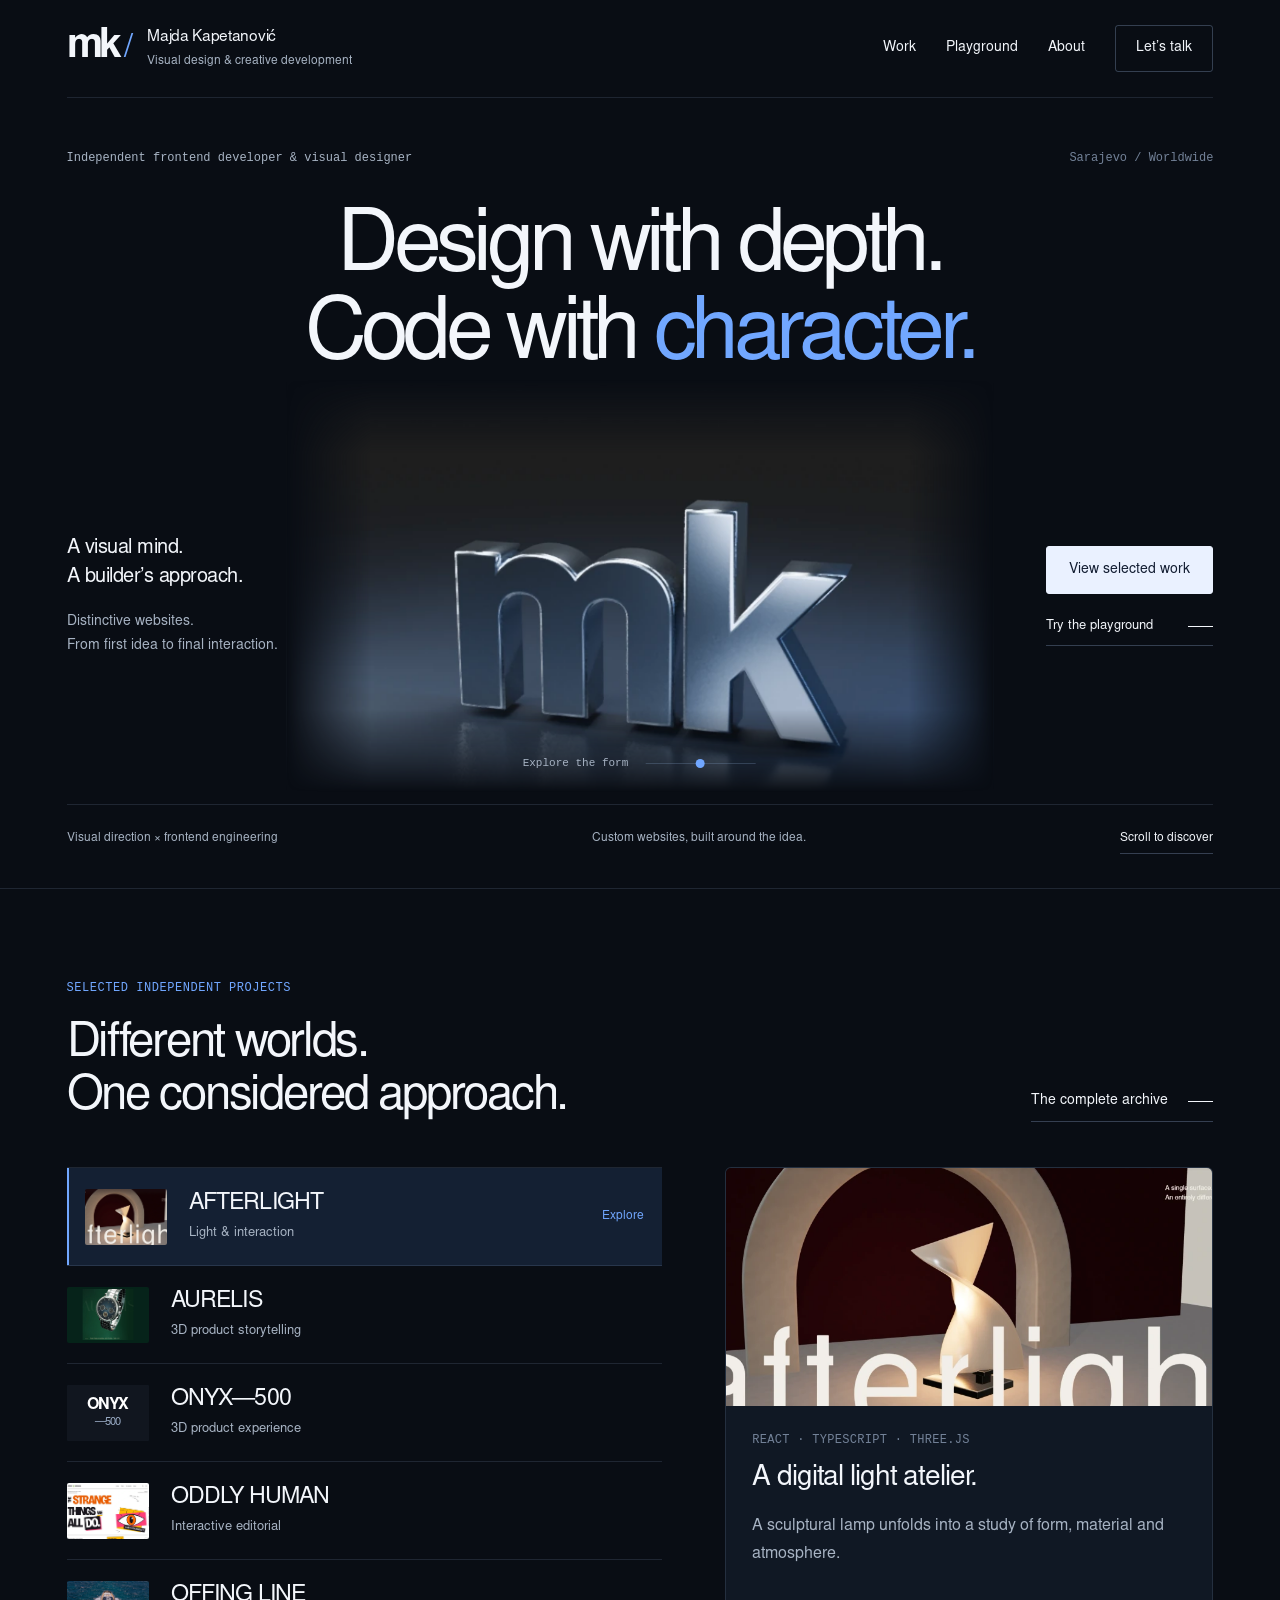
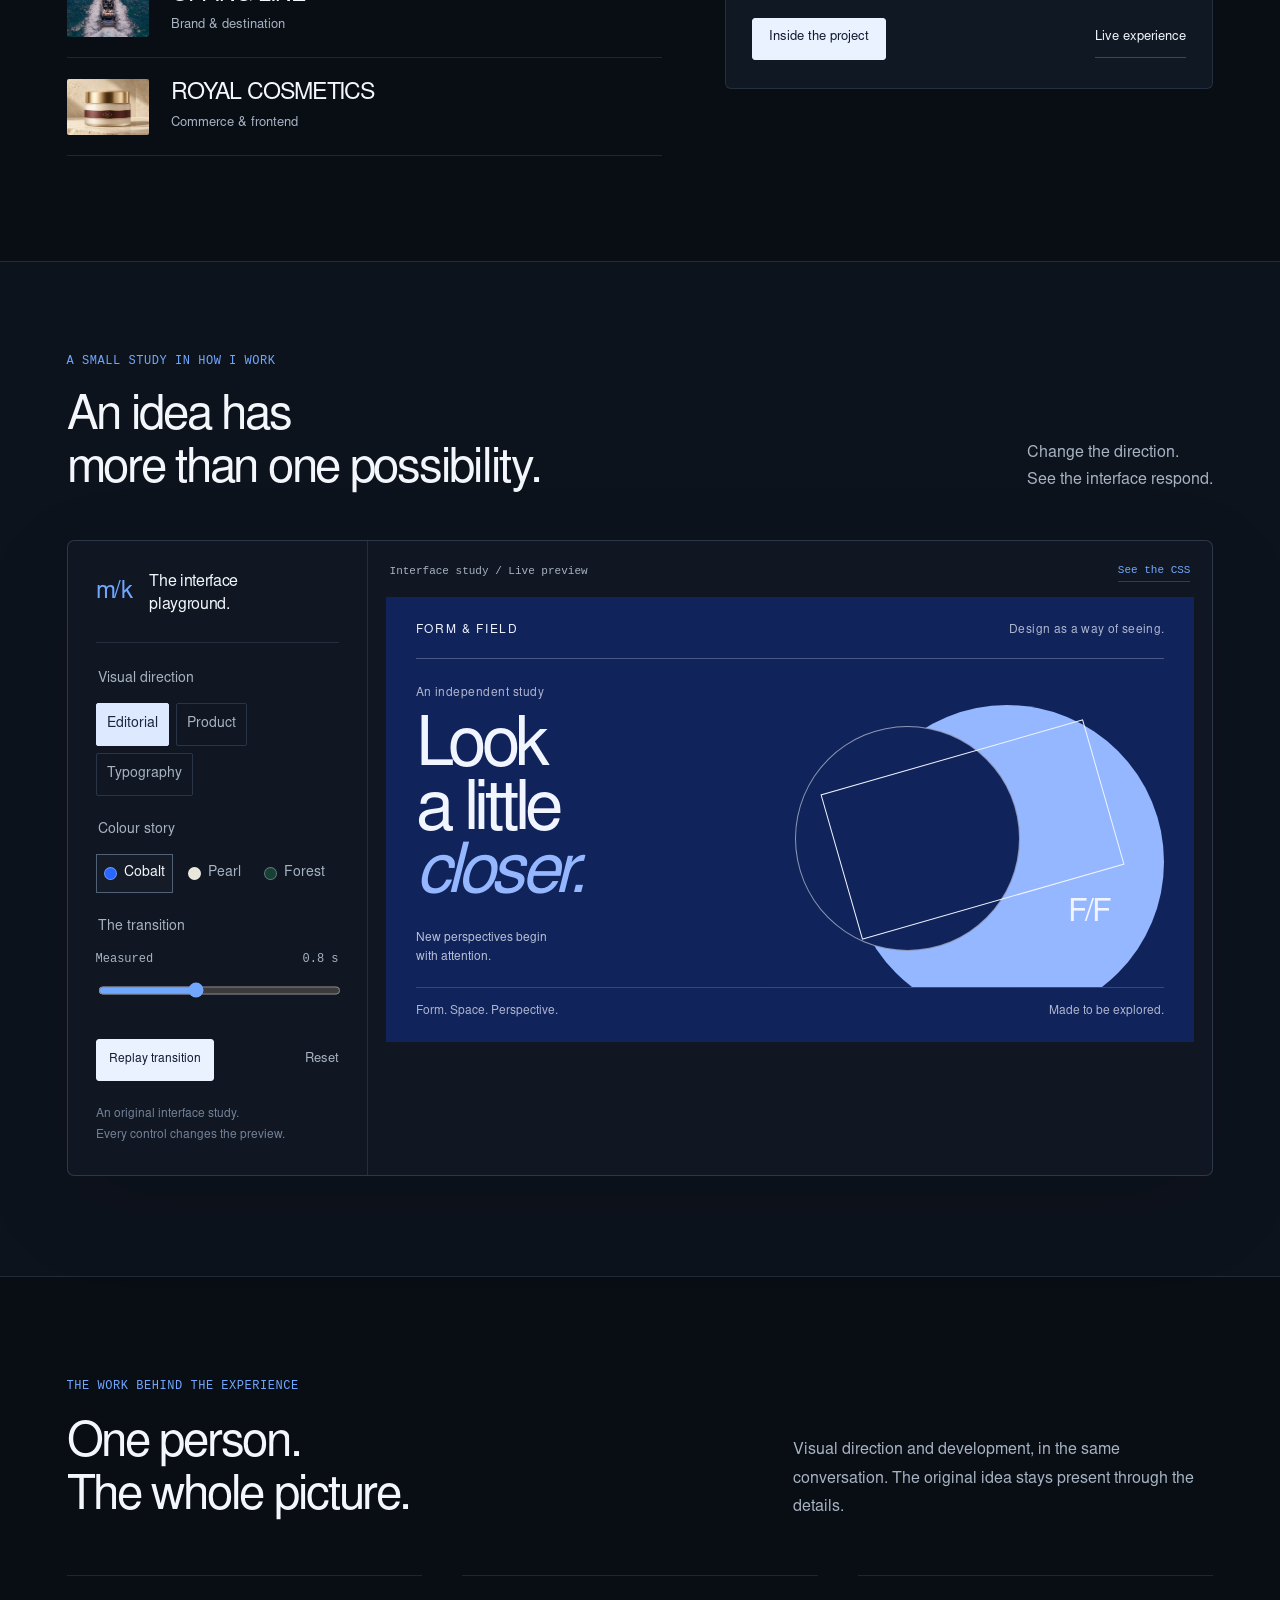
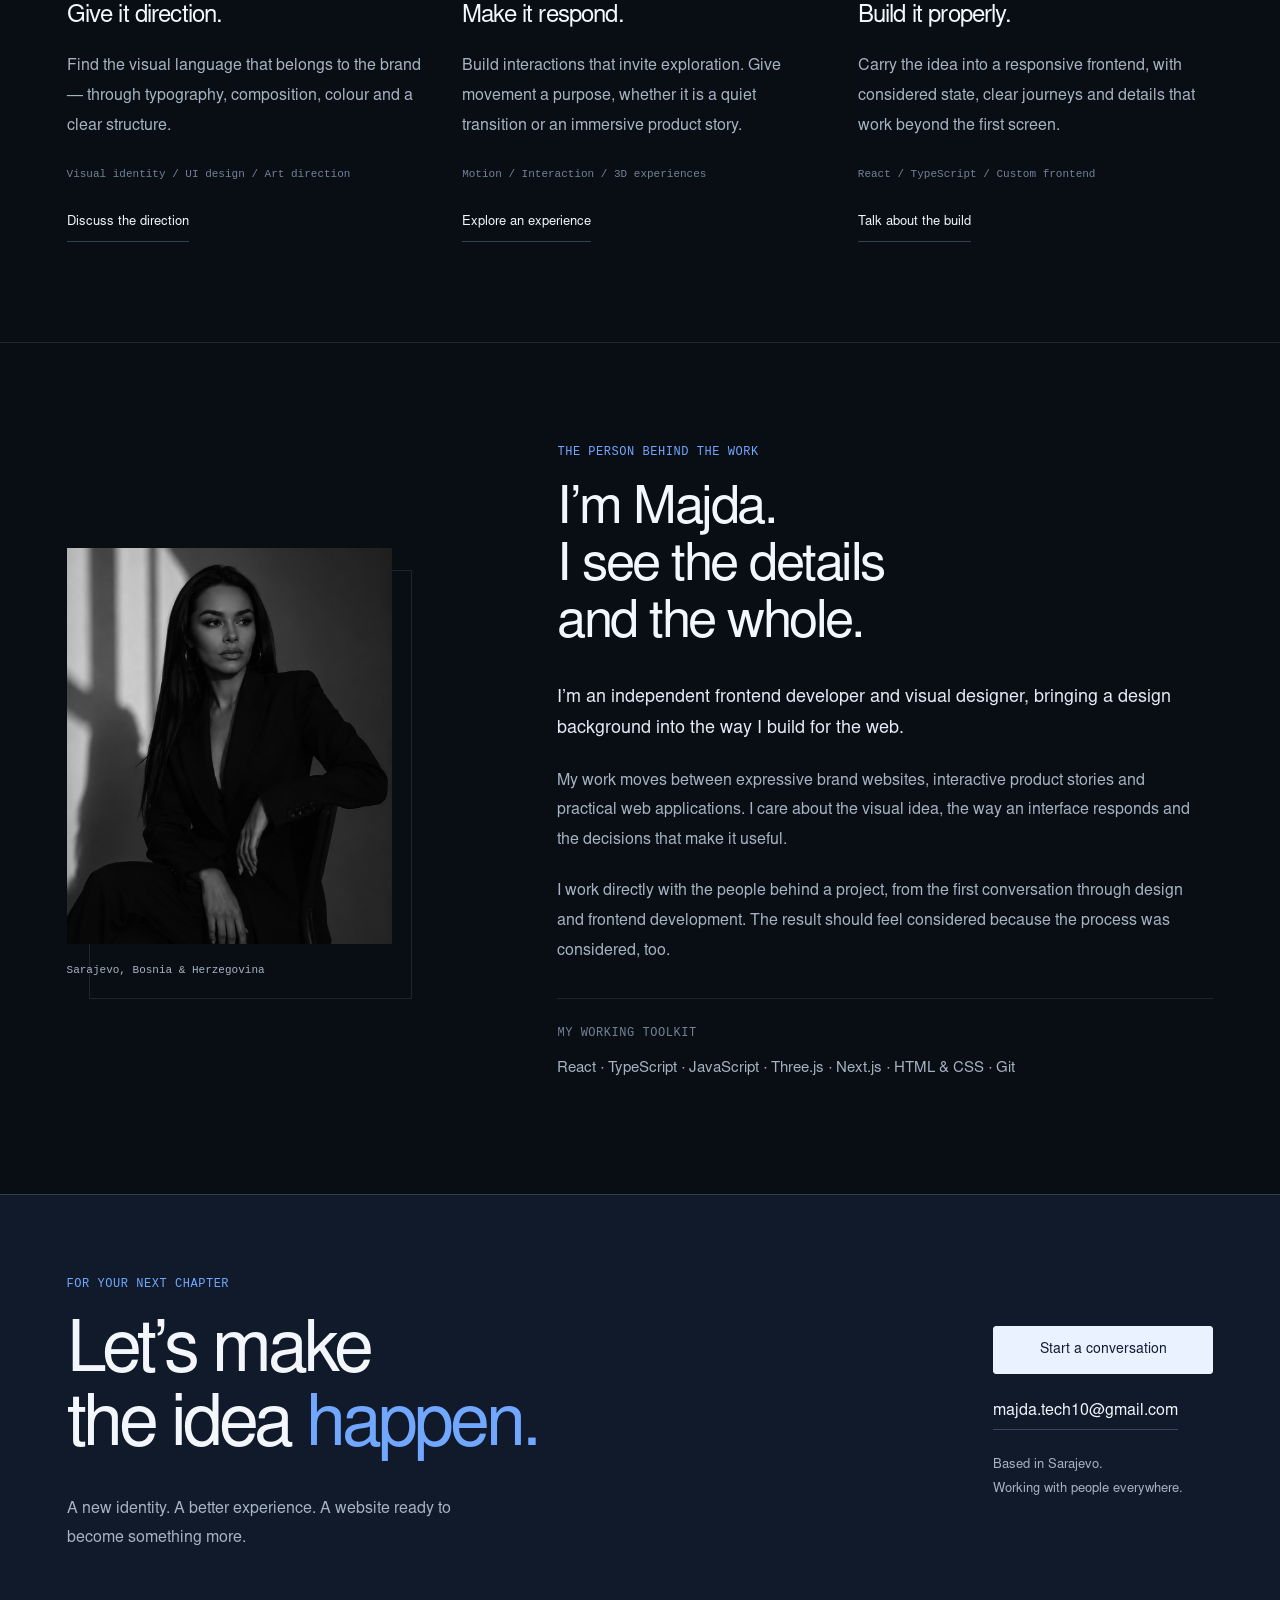
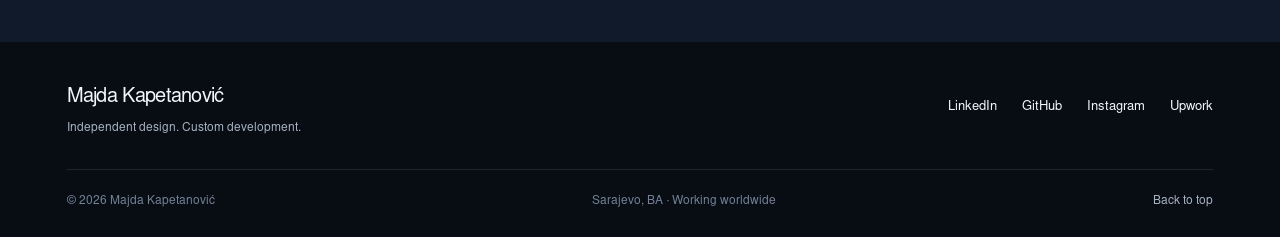
<file: index.html>
<!doctype html><html lang="en"><head><meta charset="utf-8"><meta name="viewport" content="width=device-width,initial-scale=1"><title>Majda Kapetanović — Visual Design & Creative Development</title><meta name="description" content="Independent frontend developer and visual designer creating distinctive websites, interactive experiences and custom digital identities."><meta name="theme-color" content="#090d14"><meta name="color-scheme" content="dark"><link rel="canonical" href="https://majdakapetanovic.com/"><meta property="og:type" content="website"><meta property="og:title" content="Majda Kapetanović — Visual Design & Creative Development"><meta property="og:description" content="Independent frontend developer and visual designer creating distinctive websites, interactive experiences and custom digital identities."><meta property="og:url" content="https://majdakapetanovic.com/"><meta property="og:image" content="https://majdakapetanovic.com/images/social-preview.png"><meta name="twitter:card" content="summary_large_image"><link rel="icon" href="/favicon.svg" type="image/svg+xml"><link rel="preload" as="font" type="font/otf" href="/assets/fonts/studio-sans.otf" crossorigin><link rel="preload" as="font" type="font/otf" href="/assets/fonts/studio-sans-bold.otf" crossorigin><link rel="preload" as="image" href="/assets/monogram/mk-04.webp" fetchpriority="high"><script>try{if(!location.hash&&!matchMedia('(prefers-reduced-motion: reduce)').matches&&sessionStorage.getItem('mk-studio-arrival')!=='seen')document.documentElement.classList.add('intro-pending')}catch{}</script><link rel="stylesheet" href="/studio.css"><script src="/studio.js" defer></script><script type="application/ld+json">{"@context": "https://schema.org", "@type": "WebPage", "name": "Majda Kapetanović — Visual Design & Creative Development", "url": "https://majdakapetanovic.com/", "author": {"@type": "Person", "name": "Majda Kapetanović", "url": "https://majdakapetanovic.com/"}}</script></head><body><a class="skip-link" href="#main-content">Skip to content</a><div class="s-arrival" aria-hidden="true"><div class="arrival-mark">mk<span>/</span></div><span class="arrival-name">Majda Kapetanović</span><button type="button" tabindex="-1">Skip introduction</button></div><header class="s-header" id="top"><a class="s-brand" href="/" aria-label="Majda Kapetanović, home"><span class="brand-mark" aria-hidden="true">mk<span>/</span></span><span class="brand-name">Majda Kapetanović<small>Visual design & creative development</small></span></a><nav id="s-navigation" aria-label="Main navigation"><a href="/#selected-work">Work</a><a href="/#playground">Playground</a><a href="/#about">About</a><button type="button" class="nav-enquire" data-enquire>Let’s talk</button></nav><button class="s-menu" type="button" aria-label="Open navigation" aria-expanded="false" aria-controls="s-navigation"><span></span><span></span></button></header><main id="main-content"><section class="s-hero s-shell" id="home" aria-labelledby="hero-heading"><div class="hero-eyebrow"><span>Independent frontend developer & visual designer</span><span>Sarajevo / Worldwide</span></div><h1 id="hero-heading"><span>Design with depth.</span><span>Code with <em>character.</em></span></h1><div class="hero-studio"><div class="hero-note"><p>A visual mind.<br>A builder’s approach.</p><span>Distinctive websites.<br>From first idea to final interaction.</span></div><div class="monogram-view" id="monogram-view" aria-label="Interactive three-dimensional MK monogram"><img id="monogram-image" src="/assets/monogram/mk-04.webp" alt="Majda’s sculpted platinum MK monogram, rendered in a dark studio" width="960" height="560" fetchpriority="high"><div class="monogram-control"><span>Explore the form</span><input id="monogram-angle" type="range" min="0" max="8" value="4" step="0.01" aria-label="Rotate the monogram"></div></div><div class="hero-actions"><a class="s-button" href="#selected-work">View selected work</a><a class="s-link" href="#playground">Try the playground<span class="link-detail" aria-hidden="true"></span></a></div></div><div class="hero-baseline"><span>Visual direction × frontend engineering</span><span>Custom websites, built around the idea.</span><a href="#selected-work">Scroll to discover</a></div></section>
<section class="s-work s-shell" id="selected-work" aria-labelledby="work-heading"><div class="s-section-heading" data-reveal><div><span class="s-label">Selected independent projects</span><h2 id="work-heading">Different worlds.<br>One considered approach.</h2></div><a class="s-link" href="/all-work.html">The complete archive<span class="link-detail" aria-hidden="true"></span></a></div><div class="work-browser"><div class="work-tabs" role="tablist" aria-label="Explore selected projects" aria-orientation="vertical"><button class="work-tab is-selected" type="button" role="tab" id="tab-afterlight" aria-controls="work-panel" aria-selected="true" tabindex="0" data-project="afterlight"><span class="work-thumb"><img class="" src="/assets/work/afterlight.webp" alt="Afterlight VELA 01 sculptural lamp against a burgundy architectural setting" width="800" height="500" loading=lazy decoding="async"></span><span class="work-tab-title"><strong>AFTERLIGHT</strong><small>Light & interaction</small></span><span class="work-tab-open" aria-hidden="true">Explore</span></button><button class="work-tab " type="button" role="tab" id="tab-aurelis" aria-controls="work-panel" aria-selected="false" tabindex="-1" data-project="aurelis"><span class="work-thumb"><img class="" src="/assets/work/aurelis.webp" alt="Aurelis sculptural 3D luxury watch" width="800" height="500" loading=lazy decoding="async"></span><span class="work-tab-title"><strong>AURELIS</strong><small>3D product storytelling</small></span><span class="work-tab-open" aria-hidden="true">Explore</span></button><button class="work-tab " type="button" role="tab" id="tab-onyx-500" aria-controls="work-panel" aria-selected="false" tabindex="-1" data-project="onyx-500"><span class="work-thumb"><div class="onyx-wordmark " aria-label="ONYX 500 project"><span>BLACK STUDIO</span><strong>ONYX<br><b>—500</b></strong><small>Interactive wireless headphones</small></div></span><span class="work-tab-title"><strong>ONYX—500</strong><small>3D product experience</small></span><span class="work-tab-open" aria-hidden="true">Explore</span></button><button class="work-tab " type="button" role="tab" id="tab-oddly-human" aria-controls="work-panel" aria-selected="false" tabindex="-1" data-project="oddly-human"><span class="work-thumb"><img class="" src="/assets/work/oddly-human.webp" alt="Oddly Human expressive orange and white editorial homepage" width="800" height="500" loading=lazy decoding="async"></span><span class="work-tab-title"><strong>ODDLY HUMAN</strong><small>Interactive editorial</small></span><span class="work-tab-open" aria-hidden="true">Explore</span></button><button class="work-tab " type="button" role="tab" id="tab-offing-line" aria-controls="work-panel" aria-selected="false" tabindex="-1" data-project="offing-line"><span class="work-thumb"><img class="" src="/assets/work/offing-line.webp" alt="Yacht crossing a deep blue Adriatic bay in the Offing Line charter experience" width="800" height="500" loading=lazy decoding="async"></span><span class="work-tab-title"><strong>OFFING LINE</strong><small>Brand & destination</small></span><span class="work-tab-open" aria-hidden="true">Explore</span></button><button class="work-tab " type="button" role="tab" id="tab-royal-cosmetics" aria-controls="work-panel" aria-selected="false" tabindex="-1" data-project="royal-cosmetics"><span class="work-thumb"><img class="" src="/assets/work/royal-cosmetics.webp" alt="Royal Cosmetics beauty storefront" width="800" height="500" loading=lazy decoding="async"></span><span class="work-tab-title"><strong>ROYAL COSMETICS</strong><small>Commerce & frontend</small></span><span class="work-tab-open" aria-hidden="true">Explore</span></button></div><div id="work-panel" class="work-panel" role="tabpanel" aria-labelledby="tab-afterlight"><div class="work-panel-media" id="work-panel-media"><img class="" src="/assets/work/afterlight.webp" alt="Afterlight VELA 01 sculptural lamp against a burgundy architectural setting" width="800" height="500" loading=lazy decoding="async"></div><div class="work-panel-copy"><span class="s-label" id="work-panel-stack">React · TypeScript · Three.js</span><h3 id="work-panel-title">A digital light atelier.</h3><p id="work-panel-description">A sculptural lamp unfolds into a study of form, material and atmosphere.</p><div class="work-panel-links"><a class="s-button s-button-small" id="work-panel-case" href="/work/afterlight.html">Inside the project</a><a class="s-link" id="work-panel-live" href="https://afterlight-atelier.vercel.app/" target="_blank" rel="noopener noreferrer">Live experience</a></div></div></div></div></section><section class="s-playground s-shell" id="playground" aria-labelledby="playground-heading"><div class="s-section-heading" data-reveal><div><span class="s-label">A small study in how I work</span><h2 id="playground-heading">An idea has<br>more than one possibility.</h2></div><p>Change the direction.<br>See the interface respond.</p></div><div class="playground-frame" data-reveal><div class="playground-controls"><div class="playground-heading"><span class="lab-mark" aria-hidden="true">m/k</span><p>The interface<br>playground.</p></div><fieldset><legend>Visual direction</legend><div class="choice-group" data-choice="layout"><button type="button" data-value="editorial" aria-pressed="true">Editorial</button><button type="button" data-value="product" aria-pressed="false">Product</button><button type="button" data-value="type" aria-pressed="false">Typography</button></div></fieldset><fieldset><legend>Colour story</legend><div class="palette-group" data-choice="palette"><button type="button" data-value="cobalt" aria-pressed="true"><i style="--swatch:#2868ff"></i>Cobalt</button><button type="button" data-value="pearl" aria-pressed="false"><i style="--swatch:#e9e6dc"></i>Pearl</button><button type="button" data-value="forest" aria-pressed="false"><i style="--swatch:#183f35"></i>Forest</button></div></fieldset><fieldset class="motion-setting"><legend>The transition</legend><label for="lab-duration"><span>Measured</span><span id="lab-duration-value">0.8 s</span></label><input id="lab-duration" type="range" min="400" max="1400" step="100" value="800" aria-label="Transition duration in milliseconds"></fieldset><div class="playground-actions"><button type="button" class="s-button s-button-small" id="lab-replay">Replay transition</button><button type="button" class="s-text-button" id="lab-reset">Reset</button></div><p class="lab-note">An original interface study.<br>Every control changes the preview.</p></div><div class="playground-result"><div class="preview-bar"><span>Interface study / Live preview</span><button type="button" id="lab-code-toggle" aria-expanded="false" aria-controls="lab-code">See the CSS</button></div><div class="lab-preview" id="lab-preview" data-layout="editorial" data-palette="cobalt"><div class="lab-preview-nav"><span>FORM & FIELD</span><span>Design as a way of seeing.</span></div><div class="lab-preview-content"><div class="lab-preview-type"><span class="lab-preview-kicker">An independent study</span><h3>Look<br>a little<br><em>closer.</em></h3><p>New perspectives begin<br>with attention.</p></div><div class="lab-art" aria-hidden="true"><div class="lab-disc disc-one"></div><div class="lab-disc disc-two"></div><div class="lab-square"></div><span>F/F</span></div></div><div class="lab-preview-foot"><span>Form. Space. Perspective.</span><span>Made to be explored.</span></div></div><pre id="lab-code" hidden><code></code></pre><p class="lab-status sr-only" role="status" aria-live="polite"></p></div></div></section><section class="s-practice s-shell" aria-labelledby="practice-heading"><div class="practice-lead" data-reveal><span class="s-label">The work behind the experience</span><h2 id="practice-heading">One person.<br>The whole picture.</h2><p>Visual direction and development, in the same conversation. The original idea stays present through the details.</p></div><div class="practice-columns"><article data-reveal><h3>Give it direction.</h3><p>Find the visual language that belongs to the brand — through typography, composition, colour and a clear structure.</p><span>Visual identity / UI design / Art direction</span><button type="button" class="s-link" data-enquire="Visual & interface design">Discuss the direction</button></article><article data-reveal><h3>Make it respond.</h3><p>Build interactions that invite exploration. Give movement a purpose, whether it is a quiet transition or an immersive product story.</p><span>Motion / Interaction / 3D experiences</span><button type="button" class="s-link" data-enquire="Interactive / 3D experience">Explore an experience</button></article><article data-reveal><h3>Build it properly.</h3><p>Carry the idea into a responsive frontend, with considered state, clear journeys and details that work beyond the first screen.</p><span>React / TypeScript / Custom frontend</span><button type="button" class="s-link" data-enquire="Frontend development">Talk about the build</button></article></div></section><section class="s-about s-shell" id="about" aria-labelledby="about-heading"><div class="about-portrait" data-reveal><img src="/images/about-makii.jpeg" alt="Majda Kapetanović, frontend developer and visual designer" width="1022" height="1325" loading="lazy"><span>Sarajevo, Bosnia & Herzegovina</span></div><div class="about-content"><span class="s-label" data-reveal>The person behind the work</span><h2 id="about-heading" data-reveal>I’m Majda.<br>I see the details<br>and the whole.</h2><p class="about-intro" data-reveal>I’m an independent frontend developer and visual designer, bringing a design background into the way I build for the web.</p><p data-reveal>My work moves between expressive brand websites, interactive product stories and practical web applications. I care about the visual idea, the way an interface responds and the decisions that make it useful.</p><p data-reveal>I work directly with the people behind a project, from the first conversation through design and frontend development. The result should feel considered because the process was considered, too.</p><div class="about-tools" data-reveal><span class="s-label">My working toolkit</span><p>React · TypeScript · JavaScript · Three.js · Next.js · HTML & CSS · Git</p></div></div></section>
<section class="s-contact s-shell" id="contact" aria-labelledby="contact-heading"><div data-reveal><span class="s-label">For your next chapter</span><h2 id="contact-heading">Let’s make<br>the idea <em>happen.</em></h2><p>A new identity. A better experience. A website ready to become something more.</p></div><div class="contact-action" data-reveal><button class="s-button" type="button" data-enquire>Start a conversation</button><a href="mailto:majda.tech10@gmail.com">majda.tech10@gmail.com</a><span>Based in Sarajevo.<br>Working with people everywhere.</span></div></section></main><footer class="s-footer s-shell"><div class="footer-main"><a class="footer-brand" href="/">Majda Kapetanović<span>Independent design. Custom development.</span></a><div class="footer-social"><a href="https://www.linkedin.com/in/majda-kapetanovi%C4%87-b5982b284/" target="_blank" rel="noopener noreferrer">LinkedIn</a><a href="https://github.com/majda03" target="_blank" rel="noopener noreferrer">GitHub</a><a href="https://www.instagram.com/codedvibrations/" target="_blank" rel="noopener noreferrer">Instagram</a><a href="https://www.upwork.com/freelancers/~017c87bd321f2e297f" target="_blank" rel="noopener noreferrer">Upwork</a></div></div><div class="footer-base"><span>© 2026 Majda Kapetanović</span><span>Sarajevo, BA · Working worldwide</span><a href="#top">Back to top</a></div></footer><dialog class="enquiry-dialog" id="enquiry-dialog" aria-labelledby="enquiry-heading"><div class="enquiry-inner"><div class="dialog-top"><span class="s-label">A new conversation</span><button type="button" class="close-dialog" aria-label="Close enquiry form"><span></span><span></span></button></div><h2 id="enquiry-heading">What are you<br>imagining?</h2><p>Tell me a little about the idea. I’ll reply personally.</p><form id="project-enquiry" action="https://formspree.io/f/maqlanry" method="POST"><input type="hidden" name="_subject" value="New portfolio project enquiry"><div class="form-pair"><label>Your name<input name="name" placeholder="Name or company" required autocomplete="name" maxlength="120"></label><label>Email address<input name="email" type="email" placeholder="you@company.com" required autocomplete="email" maxlength="254"></label></div><label>What do you need?<select name="service" required><option value="" selected disabled>Select a project type</option><option>Design & development</option><option>Interactive / 3D experience</option><option>Frontend development</option><option>Visual & interface design</option><option>Creative collaboration</option><option>Something else</option></select></label><label>A little about the project<textarea name="message" placeholder="The idea, the ambition, the details…" rows="3" required minlength="10" maxlength="6000"></textarea></label><label class="honeypot" aria-hidden="true">Leave empty<input name="_gotcha" tabindex="-1" autocomplete="off"></label><div class="form-end"><small>Your details are only used to reply.</small><button class="s-button" type="submit">Send enquiry</button></div><p class="form-status" role="status" aria-live="polite" hidden></p></form></div></dialog><script type="application/json" id="project-data">[{"slug": "afterlight", "name": "AFTERLIGHT", "category": "Light & interaction", "stack": "React · TypeScript · Three.js", "url": "https://afterlight-atelier.vercel.app/", "img": "/assets/work/afterlight.webp", "alt": "Afterlight VELA 01 sculptural lamp against a burgundy architectural setting", "line": "An object. An atmosphere. A little obsession.", "desc": "A digital light atelier where a sculptural lamp unfolds into a study of form, material and atmosphere.", "idea": "Light changes how a place feels. I wanted that sensation to become the subject of a website: an object that reveals its character through movement, lighting and space.", "approach": "A continuous visual narrative moves from the sculptural object to its material, its surroundings and the light you compose. Large typography and carefully paced transitions give each transformation room to register.", "built": "A procedural 3D light study, scroll-led staging, material and light controls, and a personal light collection. An illustrated fallback keeps the experience available when WebGL is not supported."}, {"slug": "aurelis", "name": "AURELIS", "category": "3D product storytelling", "stack": "Next.js · TypeScript · Three.js", "url": "https://aurelis-atelier-omega.vercel.app/", "img": "/assets/work/aurelis.webp", "alt": "Aurelis sculptural 3D luxury watch", "line": "The art is in the details.", "desc": "A cinematic watch experience. A closer look at time, through movement, construction and meticulous detail.", "idea": "A watch cannot be understood through a single static image. This independent luxury-watch concept explores how a digital visitor can discover its shape, details and construction directly in the browser.", "approach": "I designed a restrained storytelling system where each chapter changes the watch’s presentation. The 3D model becomes part of the narrative, with exploded views and an invitation to look more closely.", "built": "A procedural Three.js watch, scroll choreography, exploded-view moments, cinematic lighting, interactive 360° inspection and reduced-motion support."}, {"slug": "onyx-500", "name": "ONYX—500", "category": "3D product experience", "stack": "WebGL · Creative development", "url": "https://onyx-500-wireless-headphones.vercel.app/", "img": null, "alt": "ONYX 500 wireless headphones project", "line": "An object you can explore.", "desc": "An interactive, matte-black headphone experience built around a WebGL product scene.", "idea": "A product website should invite a closer look. ONYX—500 explores how a pair of matte-black studio headphones can become an interactive digital experience.", "approach": "A black studio setting and a focused visual language keep attention on the product’s form and the interaction itself.", "built": "A responsive product showcase with an interactive WebGL 3D scene. The original live experience requires a browser with WebGL support."}, {"slug": "oddly-human", "name": "ODDLY HUMAN", "category": "Interactive editorial", "stack": "React · TypeScript · Editorial design", "url": "https://oddly-human-coral.vercel.app/", "img": "/assets/work/oddly-human.webp", "alt": "Oddly Human expressive orange and white editorial homepage", "line": "The strange things we all do.", "desc": "An independent field guide to human behaviour. Expressive typography, vivid colour and interactions that invite a second thought.", "idea": "The small, familiar things we do without knowing why can become a compelling editorial world. Oddly Human starts with recognition, then invites the reader to explore.", "approach": "I built a vivid editorial identity around expressive type, original illustrations and unexpected compositions. Each interactive feature supports the story being told, from thought loops to the ways we present ourselves to others.", "built": "Nine stories, topic navigation, full-text search, bookmarks and private reflections, alongside five interactive editorial features. Reading content is rendered into static pages for direct access."}, {"slug": "offing-line", "name": "OFFING LINE", "category": "Brand & destination", "stack": "React · Brand experience", "url": "https://offing-line.vercel.app/", "img": "/assets/work/offing-line.webp", "alt": "Yacht crossing a deep blue Adriatic bay in the Offing Line charter experience", "line": "The journey begins before the coast.", "desc": "A considered charter experience connecting coastal discovery, vessel selection and an enquiry worth making.", "idea": "An independent charter concept that brings the feeling of a coastal journey into a practical website. The visitor needs both a sense of place and a clear way to plan a passage.", "approach": "An editorial visual identity pairs deep navy with maritime imagery. Destinations, vessels and a passage planner form a connected journey toward an enquiry.", "built": "A responsive React experience with destination exploration, fleet presentation, passage planning and an enquiry flow."}, {"slug": "royal-cosmetics", "name": "ROYAL COSMETICS", "category": "Commerce & frontend", "stack": "React · TypeScript · Commerce", "url": "https://final-royal-cosmetics-2.vercel.app/", "img": "/assets/work/royal-cosmetics.webp", "alt": "Royal Cosmetics beauty storefront", "line": "Beautiful on the surface. Considered underneath.", "desc": "A working commerce concept with product discovery, a persistent cart and wishlist, and simulated checkout.", "idea": "A storefront needs more than a beautiful first screen. This independent commerce concept connects product discovery to the everyday details of browsing, saving and checking out.", "approach": "A clear visual hierarchy supports browsing while the frontend keeps cart, wishlist and product state coherent across the journey.", "built": "Search and filtering, persistent cart and wishlist, stock-aware quantity controls, validated simulated checkout, and route-based React views. This is a demonstration storefront; it does not take payments."}]</script></body></html>
</file>
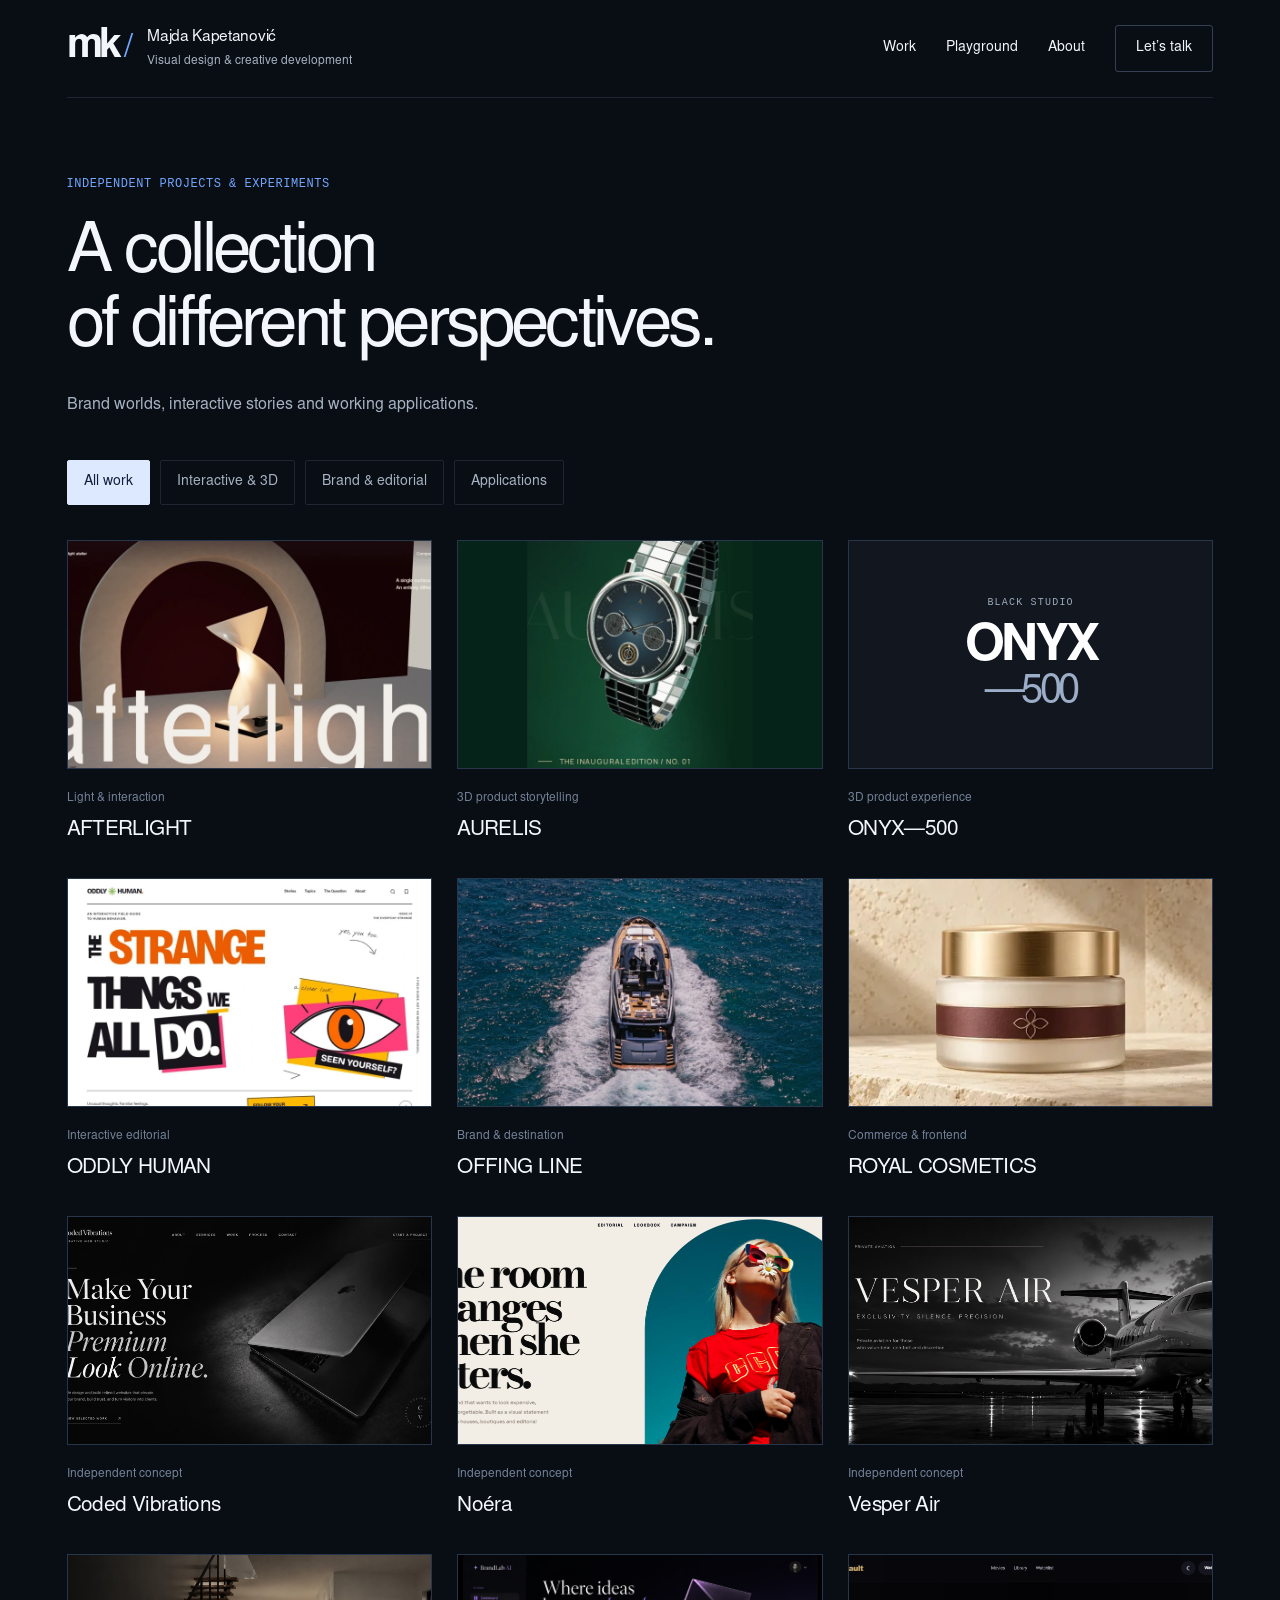
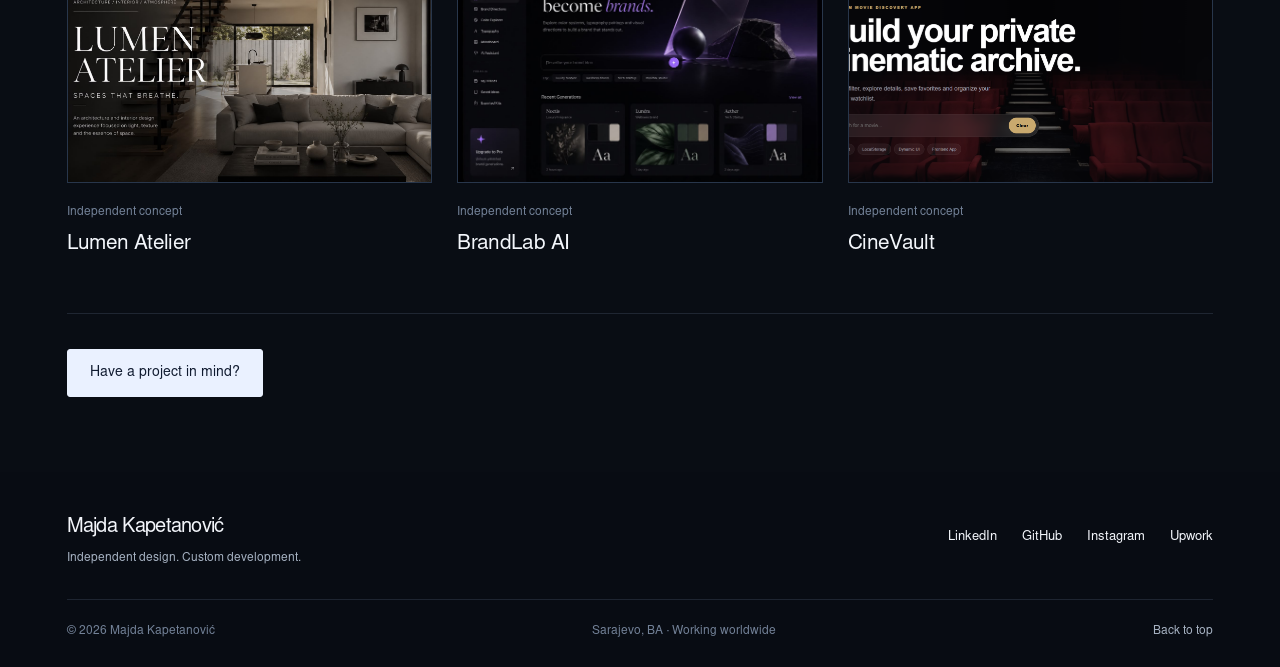
<file: all-work.html>
<!doctype html><html lang="en"><head><meta charset="utf-8"><meta name="viewport" content="width=device-width,initial-scale=1"><title>The project archive — Majda Kapetanović</title><meta name="description" content="A compact collection of independent websites, 3D experiences and frontend applications."><meta name="theme-color" content="#090d14"><meta name="color-scheme" content="dark"><link rel="canonical" href="https://majdakapetanovic.com/all-work.html"><meta property="og:type" content="website"><meta property="og:title" content="The project archive — Majda Kapetanović"><meta property="og:description" content="A compact collection of independent websites, 3D experiences and frontend applications."><meta property="og:url" content="https://majdakapetanovic.com/all-work.html"><meta property="og:image" content="https://majdakapetanovic.com/images/social-preview.png"><meta name="twitter:card" content="summary_large_image"><link rel="icon" href="/favicon.svg" type="image/svg+xml"><link rel="preload" as="font" type="font/otf" href="/assets/fonts/studio-sans.otf" crossorigin><link rel="preload" as="font" type="font/otf" href="/assets/fonts/studio-sans-bold.otf" crossorigin><link rel="stylesheet" href="/studio.css"><script src="/studio.js" defer></script><script type="application/ld+json">{"@context": "https://schema.org", "@type": "CollectionPage", "name": "The project archive — Majda Kapetanović", "url": "https://majdakapetanovic.com/all-work.html", "author": {"@type": "Person", "name": "Majda Kapetanović", "url": "https://majdakapetanovic.com/"}}</script></head><body><a class="skip-link" href="#main-content">Skip to content</a><header class="s-header" id="top"><a class="s-brand" href="/" aria-label="Majda Kapetanović, home"><span class="brand-mark" aria-hidden="true">mk<span>/</span></span><span class="brand-name">Majda Kapetanović<small>Visual design & creative development</small></span></a><nav id="s-navigation" aria-label="Main navigation"><a href="/#selected-work">Work</a><a href="/#playground">Playground</a><a href="/#about">About</a><button type="button" class="nav-enquire" data-enquire>Let’s talk</button></nav><button class="s-menu" type="button" aria-label="Open navigation" aria-expanded="false" aria-controls="s-navigation"><span></span><span></span></button></header><main id="main-content" class="s-archive s-shell"><div class="archive-heading"><span class="s-label">Independent projects & experiments</span><h1>A collection<br>of different perspectives.</h1><p>Brand worlds, interactive stories and working applications.</p></div><div class="archive-filters" role="group" aria-label="Filter projects"><button type="button" data-filter="all" aria-pressed="true">All work</button><button type="button" data-filter="interactive" aria-pressed="false">Interactive & 3D</button><button type="button" data-filter="brand" aria-pressed="false">Brand & editorial</button><button type="button" data-filter="app" aria-pressed="false">Applications</button></div><p class="filter-status sr-only" role="status" aria-live="polite"></p><div class="archive-grid"><article class="archive-card" data-category="interactive" data-reveal><a class="archive-card-image" href="/work/afterlight.html" aria-label="Explore AFTERLIGHT"><img class="" src="/assets/work/afterlight.webp" alt="Afterlight VELA 01 sculptural lamp against a burgundy architectural setting" width="800" height="500" loading=lazy decoding="async"></a><div class="archive-card-meta"><span>Light & interaction</span><h2><a href="/work/afterlight.html">AFTERLIGHT</a></h2></div></article><article class="archive-card" data-category="interactive" data-reveal><a class="archive-card-image" href="/work/aurelis.html" aria-label="Explore AURELIS"><img class="" src="/assets/work/aurelis.webp" alt="Aurelis sculptural 3D luxury watch" width="800" height="500" loading=lazy decoding="async"></a><div class="archive-card-meta"><span>3D product storytelling</span><h2><a href="/work/aurelis.html">AURELIS</a></h2></div></article><article class="archive-card" data-category="interactive" data-reveal><a class="archive-card-image" href="/work/onyx-500.html" aria-label="Explore ONYX—500"><div class="onyx-wordmark " aria-label="ONYX 500 project"><span>BLACK STUDIO</span><strong>ONYX<br><b>—500</b></strong><small>Interactive wireless headphones</small></div></a><div class="archive-card-meta"><span>3D product experience</span><h2><a href="/work/onyx-500.html">ONYX—500</a></h2></div></article><article class="archive-card" data-category="brand" data-reveal><a class="archive-card-image" href="/work/oddly-human.html" aria-label="Explore ODDLY HUMAN"><img class="" src="/assets/work/oddly-human.webp" alt="Oddly Human expressive orange and white editorial homepage" width="800" height="500" loading=lazy decoding="async"></a><div class="archive-card-meta"><span>Interactive editorial</span><h2><a href="/work/oddly-human.html">ODDLY HUMAN</a></h2></div></article><article class="archive-card" data-category="brand" data-reveal><a class="archive-card-image" href="/work/offing-line.html" aria-label="Explore OFFING LINE"><img class="" src="/assets/work/offing-line.webp" alt="Yacht crossing a deep blue Adriatic bay in the Offing Line charter experience" width="800" height="500" loading=lazy decoding="async"></a><div class="archive-card-meta"><span>Brand & destination</span><h2><a href="/work/offing-line.html">OFFING LINE</a></h2></div></article><article class="archive-card" data-category="app" data-reveal><a class="archive-card-image" href="/work/royal-cosmetics.html" aria-label="Explore ROYAL COSMETICS"><img class="" src="/assets/work/royal-cosmetics.webp" alt="Royal Cosmetics beauty storefront" width="800" height="500" loading=lazy decoding="async"></a><div class="archive-card-meta"><span>Commerce & frontend</span><h2><a href="/work/royal-cosmetics.html">ROYAL COSMETICS</a></h2></div></article><article class="archive-card" data-category="brand" data-reveal><a class="archive-card-image" href="https://majda03.github.io/Premium-Landing/" target="_blank" rel="noopener noreferrer" aria-label="Open Coded Vibrations"><img src="/images/coded-vibrations.jpeg" alt="Coded Vibrations site preview" width="1200" height="900" loading="lazy"></a><div class="archive-card-meta"><span>Independent concept</span><h2><a href="https://majda03.github.io/Premium-Landing/" target="_blank" rel="noopener noreferrer">Coded Vibrations</a></h2></div></article><article class="archive-card" data-category="brand" data-reveal><a class="archive-card-image" href="https://majda03.github.io/Noera-Fashion-Landing-Page/" target="_blank" rel="noopener noreferrer" aria-label="Open Noéra"><img src="/images/b.png" alt="Noéra editorial fashion website" width="1200" height="900" loading="lazy"></a><div class="archive-card-meta"><span>Independent concept</span><h2><a href="https://majda03.github.io/Noera-Fashion-Landing-Page/" target="_blank" rel="noopener noreferrer">Noéra</a></h2></div></article><article class="archive-card" data-category="brand" data-reveal><a class="archive-card-image" href="https://majda03.github.io/Premium-vibe-Landing-Page/" target="_blank" rel="noopener noreferrer" aria-label="Open Vesper Air"><img src="/images/vesper-air.jpeg" alt="Vesper Air luxury website" width="1200" height="900" loading="lazy"></a><div class="archive-card-meta"><span>Independent concept</span><h2><a href="https://majda03.github.io/Premium-vibe-Landing-Page/" target="_blank" rel="noopener noreferrer">Vesper Air</a></h2></div></article><article class="archive-card" data-category="brand" data-reveal><a class="archive-card-image" href="https://majda03.github.io/LUMEN-Atelier/" target="_blank" rel="noopener noreferrer" aria-label="Open Lumen Atelier"><img src="/images/lumen-atelier.jpeg" alt="Lumen Atelier architecture website" width="1200" height="900" loading="lazy"></a><div class="archive-card-meta"><span>Independent concept</span><h2><a href="https://majda03.github.io/LUMEN-Atelier/" target="_blank" rel="noopener noreferrer">Lumen Atelier</a></h2></div></article><article class="archive-card" data-category="app" data-reveal><a class="archive-card-image" href="https://majda03.github.io/BrandLab-AI-App/" target="_blank" rel="noopener noreferrer" aria-label="Open BrandLab AI"><img src="/images/brandlab-preview.jpeg" alt="BrandLab AI application preview" width="1200" height="900" loading="lazy"></a><div class="archive-card-meta"><span>Independent concept</span><h2><a href="https://majda03.github.io/BrandLab-AI-App/" target="_blank" rel="noopener noreferrer">BrandLab AI</a></h2></div></article><article class="archive-card" data-category="app" data-reveal><a class="archive-card-image" href="https://majda03.github.io/Cinema-applicaton-JavaScript-HTML-CSS/" target="_blank" rel="noopener noreferrer" aria-label="Open CineVault"><img src="/images/cinevault-preview1.png" alt="CineVault movie application preview" width="1200" height="900" loading="lazy"></a><div class="archive-card-meta"><span>Independent concept</span><h2><a href="https://majda03.github.io/Cinema-applicaton-JavaScript-HTML-CSS/" target="_blank" rel="noopener noreferrer">CineVault</a></h2></div></article></div><div class="archive-bottom"><button class="s-button" type="button" data-enquire>Have a project in mind?</button></div></main><footer class="s-footer s-shell"><div class="footer-main"><a class="footer-brand" href="/">Majda Kapetanović<span>Independent design. Custom development.</span></a><div class="footer-social"><a href="https://www.linkedin.com/in/majda-kapetanovi%C4%87-b5982b284/" target="_blank" rel="noopener noreferrer">LinkedIn</a><a href="https://github.com/majda03" target="_blank" rel="noopener noreferrer">GitHub</a><a href="https://www.instagram.com/codedvibrations/" target="_blank" rel="noopener noreferrer">Instagram</a><a href="https://www.upwork.com/freelancers/~017c87bd321f2e297f" target="_blank" rel="noopener noreferrer">Upwork</a></div></div><div class="footer-base"><span>© 2026 Majda Kapetanović</span><span>Sarajevo, BA · Working worldwide</span><a href="#top">Back to top</a></div></footer><dialog class="enquiry-dialog" id="enquiry-dialog" aria-labelledby="enquiry-heading"><div class="enquiry-inner"><div class="dialog-top"><span class="s-label">A new conversation</span><button type="button" class="close-dialog" aria-label="Close enquiry form"><span></span><span></span></button></div><h2 id="enquiry-heading">What are you<br>imagining?</h2><p>Tell me a little about the idea. I’ll reply personally.</p><form id="project-enquiry" action="https://formspree.io/f/maqlanry" method="POST"><input type="hidden" name="_subject" value="New portfolio project enquiry"><div class="form-pair"><label>Your name<input name="name" placeholder="Name or company" required autocomplete="name" maxlength="120"></label><label>Email address<input name="email" type="email" placeholder="you@company.com" required autocomplete="email" maxlength="254"></label></div><label>What do you need?<select name="service" required><option value="" selected disabled>Select a project type</option><option>Design & development</option><option>Interactive / 3D experience</option><option>Frontend development</option><option>Visual & interface design</option><option>Creative collaboration</option><option>Something else</option></select></label><label>A little about the project<textarea name="message" placeholder="The idea, the ambition, the details…" rows="3" required minlength="10" maxlength="6000"></textarea></label><label class="honeypot" aria-hidden="true">Leave empty<input name="_gotcha" tabindex="-1" autocomplete="off"></label><div class="form-end"><small>Your details are only used to reply.</small><button class="s-button" type="submit">Send enquiry</button></div><p class="form-status" role="status" aria-live="polite" hidden></p></form></div></dialog></body></html>
</file>
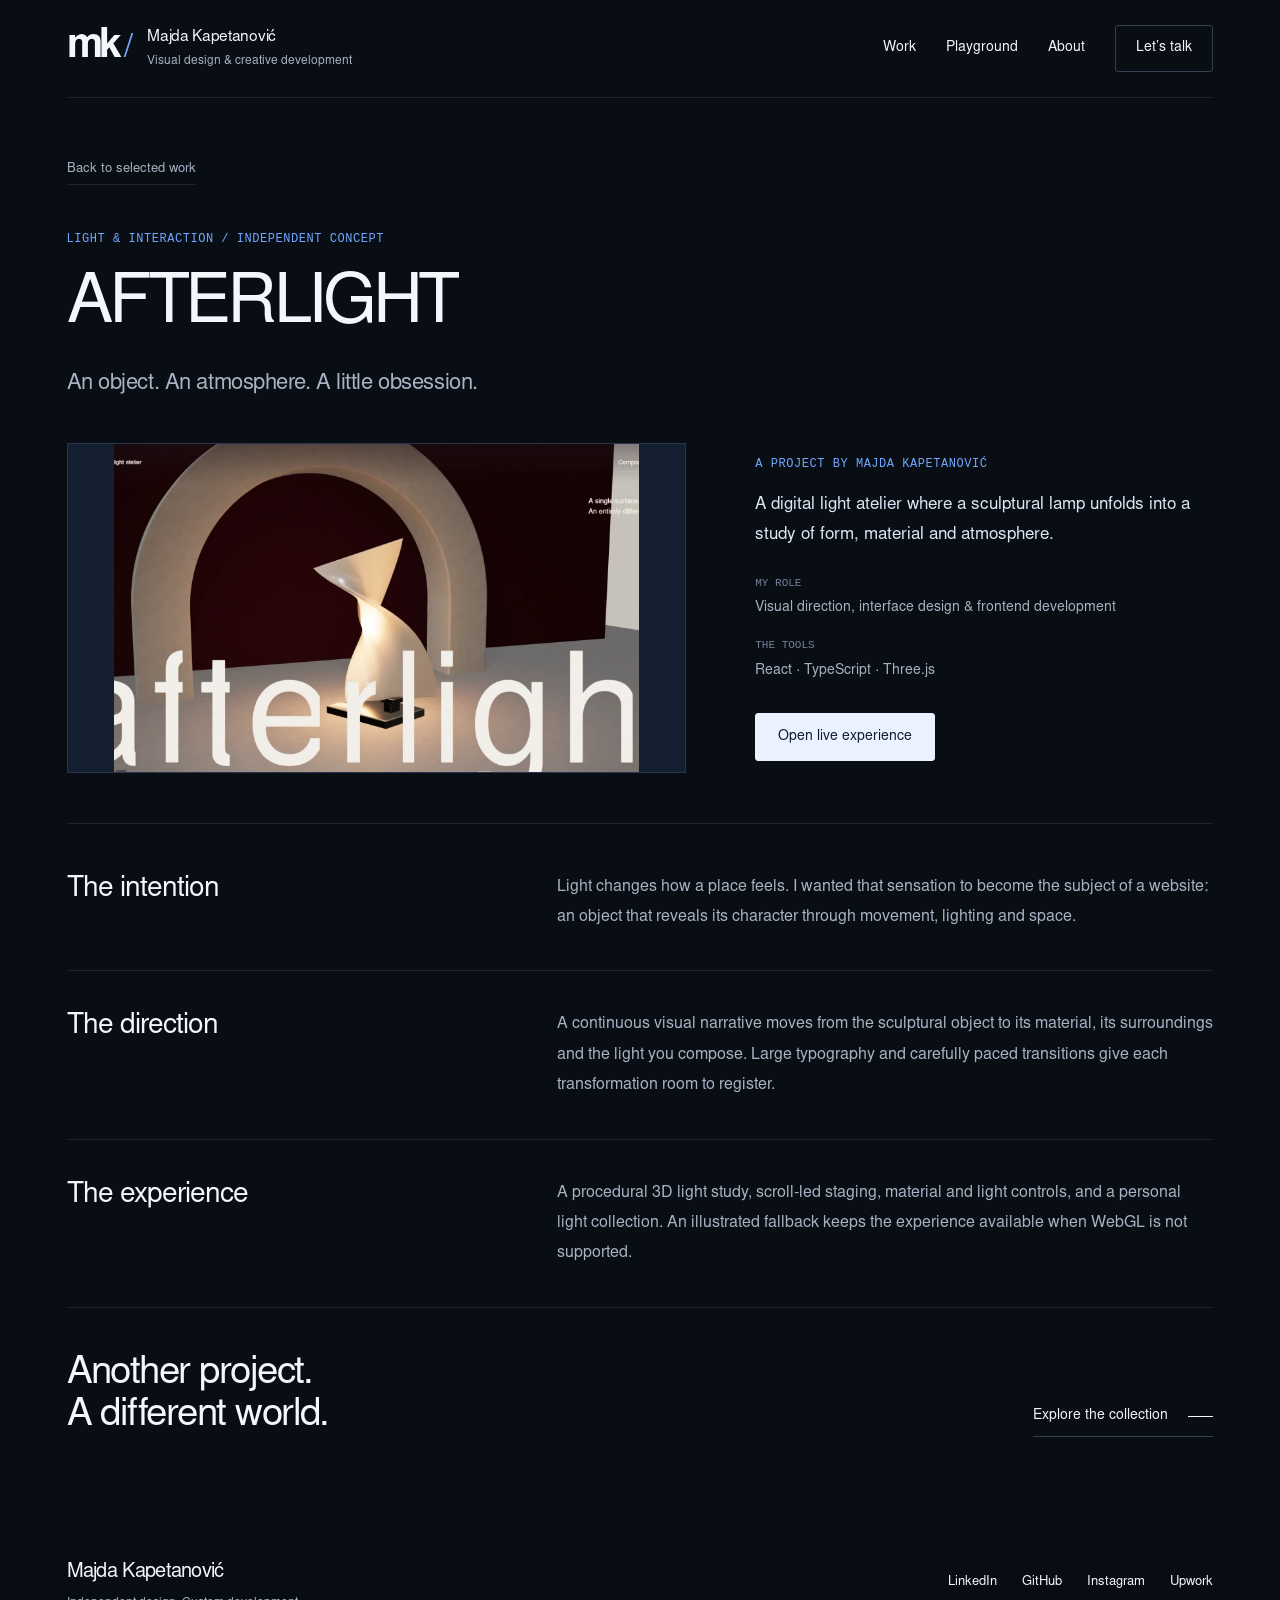
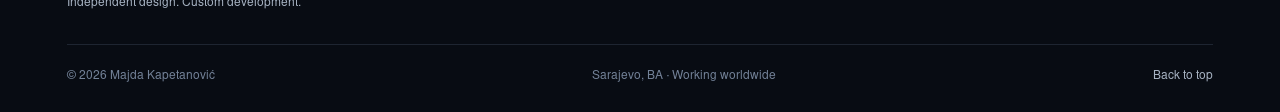
<file: work/afterlight.html>
<!doctype html><html lang="en"><head><meta charset="utf-8"><meta name="viewport" content="width=device-width,initial-scale=1"><title>AFTERLIGHT — Majda Kapetanović</title><meta name="description" content="A digital light atelier where a sculptural lamp unfolds into a study of form, material and atmosphere."><meta name="theme-color" content="#090d14"><meta name="color-scheme" content="dark"><link rel="canonical" href="https://majdakapetanovic.com/work/afterlight.html"><meta property="og:type" content="website"><meta property="og:title" content="AFTERLIGHT — Majda Kapetanović"><meta property="og:description" content="A digital light atelier where a sculptural lamp unfolds into a study of form, material and atmosphere."><meta property="og:url" content="https://majdakapetanovic.com/work/afterlight.html"><meta property="og:image" content="https://majdakapetanovic.com/images/social-preview.png"><meta name="twitter:card" content="summary_large_image"><link rel="icon" href="/favicon.svg" type="image/svg+xml"><link rel="preload" as="font" type="font/otf" href="/assets/fonts/studio-sans.otf" crossorigin><link rel="preload" as="font" type="font/otf" href="/assets/fonts/studio-sans-bold.otf" crossorigin><link rel="stylesheet" href="/studio.css"><script src="/studio.js" defer></script><script type="application/ld+json">{"@context": "https://schema.org", "@type": "CreativeWork", "name": "AFTERLIGHT — Majda Kapetanović", "url": "https://majdakapetanovic.com/work/afterlight.html", "author": {"@type": "Person", "name": "Majda Kapetanović", "url": "https://majdakapetanovic.com/"}}</script></head><body><a class="skip-link" href="#main-content">Skip to content</a><header class="s-header" id="top"><a class="s-brand" href="/" aria-label="Majda Kapetanović, home"><span class="brand-mark" aria-hidden="true">mk<span>/</span></span><span class="brand-name">Majda Kapetanović<small>Visual design & creative development</small></span></a><nav id="s-navigation" aria-label="Main navigation"><a href="/#selected-work">Work</a><a href="/#playground">Playground</a><a href="/#about">About</a><button type="button" class="nav-enquire" data-enquire>Let’s talk</button></nav><button class="s-menu" type="button" aria-label="Open navigation" aria-expanded="false" aria-controls="s-navigation"><span></span><span></span></button></header><main class="s-case s-shell" id="main-content"><a class="case-back" href="/#selected-work">Back to selected work</a><div class="case-heading"><span class="s-label">Light & interaction / Independent concept</span><h1>AFTERLIGHT</h1><p>An object. An atmosphere. A little obsession.</p></div><div class="case-overview"><figure class="case-preview"><img class="" src="/assets/work/afterlight.webp" alt="Afterlight VELA 01 sculptural lamp against a burgundy architectural setting" width="800" height="500" fetchpriority=high decoding="async"></figure><div class="case-summary"><span class="s-label">A project by Majda Kapetanović</span><p>A digital light atelier where a sculptural lamp unfolds into a study of form, material and atmosphere.</p><dl><div><dt>My role</dt><dd>Visual direction, interface design & frontend development</dd></div><div><dt>The tools</dt><dd>React · TypeScript · Three.js</dd></div></dl><a class="s-button" href="https://afterlight-atelier.vercel.app/" target="_blank" rel="noopener noreferrer">Open live experience</a></div></div><div class="case-story"><section data-reveal><h2>The intention</h2><p>Light changes how a place feels. I wanted that sensation to become the subject of a website: an object that reveals its character through movement, lighting and space.</p></section><section data-reveal><h2>The direction</h2><p>A continuous visual narrative moves from the sculptural object to its material, its surroundings and the light you compose. Large typography and carefully paced transitions give each transformation room to register.</p></section><section data-reveal><h2>The experience</h2><p>A procedural 3D light study, scroll-led staging, material and light controls, and a personal light collection. An illustrated fallback keeps the experience available when WebGL is not supported.</p></section></div><div class="case-more"><h2>Another project.<br>A different world.</h2><a class="s-link" href="/all-work.html">Explore the collection<span class="link-detail" aria-hidden="true"></span></a></div></main><footer class="s-footer s-shell"><div class="footer-main"><a class="footer-brand" href="/">Majda Kapetanović<span>Independent design. Custom development.</span></a><div class="footer-social"><a href="https://www.linkedin.com/in/majda-kapetanovi%C4%87-b5982b284/" target="_blank" rel="noopener noreferrer">LinkedIn</a><a href="https://github.com/majda03" target="_blank" rel="noopener noreferrer">GitHub</a><a href="https://www.instagram.com/codedvibrations/" target="_blank" rel="noopener noreferrer">Instagram</a><a href="https://www.upwork.com/freelancers/~017c87bd321f2e297f" target="_blank" rel="noopener noreferrer">Upwork</a></div></div><div class="footer-base"><span>© 2026 Majda Kapetanović</span><span>Sarajevo, BA · Working worldwide</span><a href="#top">Back to top</a></div></footer><dialog class="enquiry-dialog" id="enquiry-dialog" aria-labelledby="enquiry-heading"><div class="enquiry-inner"><div class="dialog-top"><span class="s-label">A new conversation</span><button type="button" class="close-dialog" aria-label="Close enquiry form"><span></span><span></span></button></div><h2 id="enquiry-heading">What are you<br>imagining?</h2><p>Tell me a little about the idea. I’ll reply personally.</p><form id="project-enquiry" action="https://formspree.io/f/maqlanry" method="POST"><input type="hidden" name="_subject" value="New portfolio project enquiry"><div class="form-pair"><label>Your name<input name="name" placeholder="Name or company" required autocomplete="name" maxlength="120"></label><label>Email address<input name="email" type="email" placeholder="you@company.com" required autocomplete="email" maxlength="254"></label></div><label>What do you need?<select name="service" required><option value="" selected disabled>Select a project type</option><option>Design & development</option><option>Interactive / 3D experience</option><option>Frontend development</option><option>Visual & interface design</option><option>Creative collaboration</option><option>Something else</option></select></label><label>A little about the project<textarea name="message" placeholder="The idea, the ambition, the details…" rows="3" required minlength="10" maxlength="6000"></textarea></label><label class="honeypot" aria-hidden="true">Leave empty<input name="_gotcha" tabindex="-1" autocomplete="off"></label><div class="form-end"><small>Your details are only used to reply.</small><button class="s-button" type="submit">Send enquiry</button></div><p class="form-status" role="status" aria-live="polite" hidden></p></form></div></dialog></body></html>
</file>
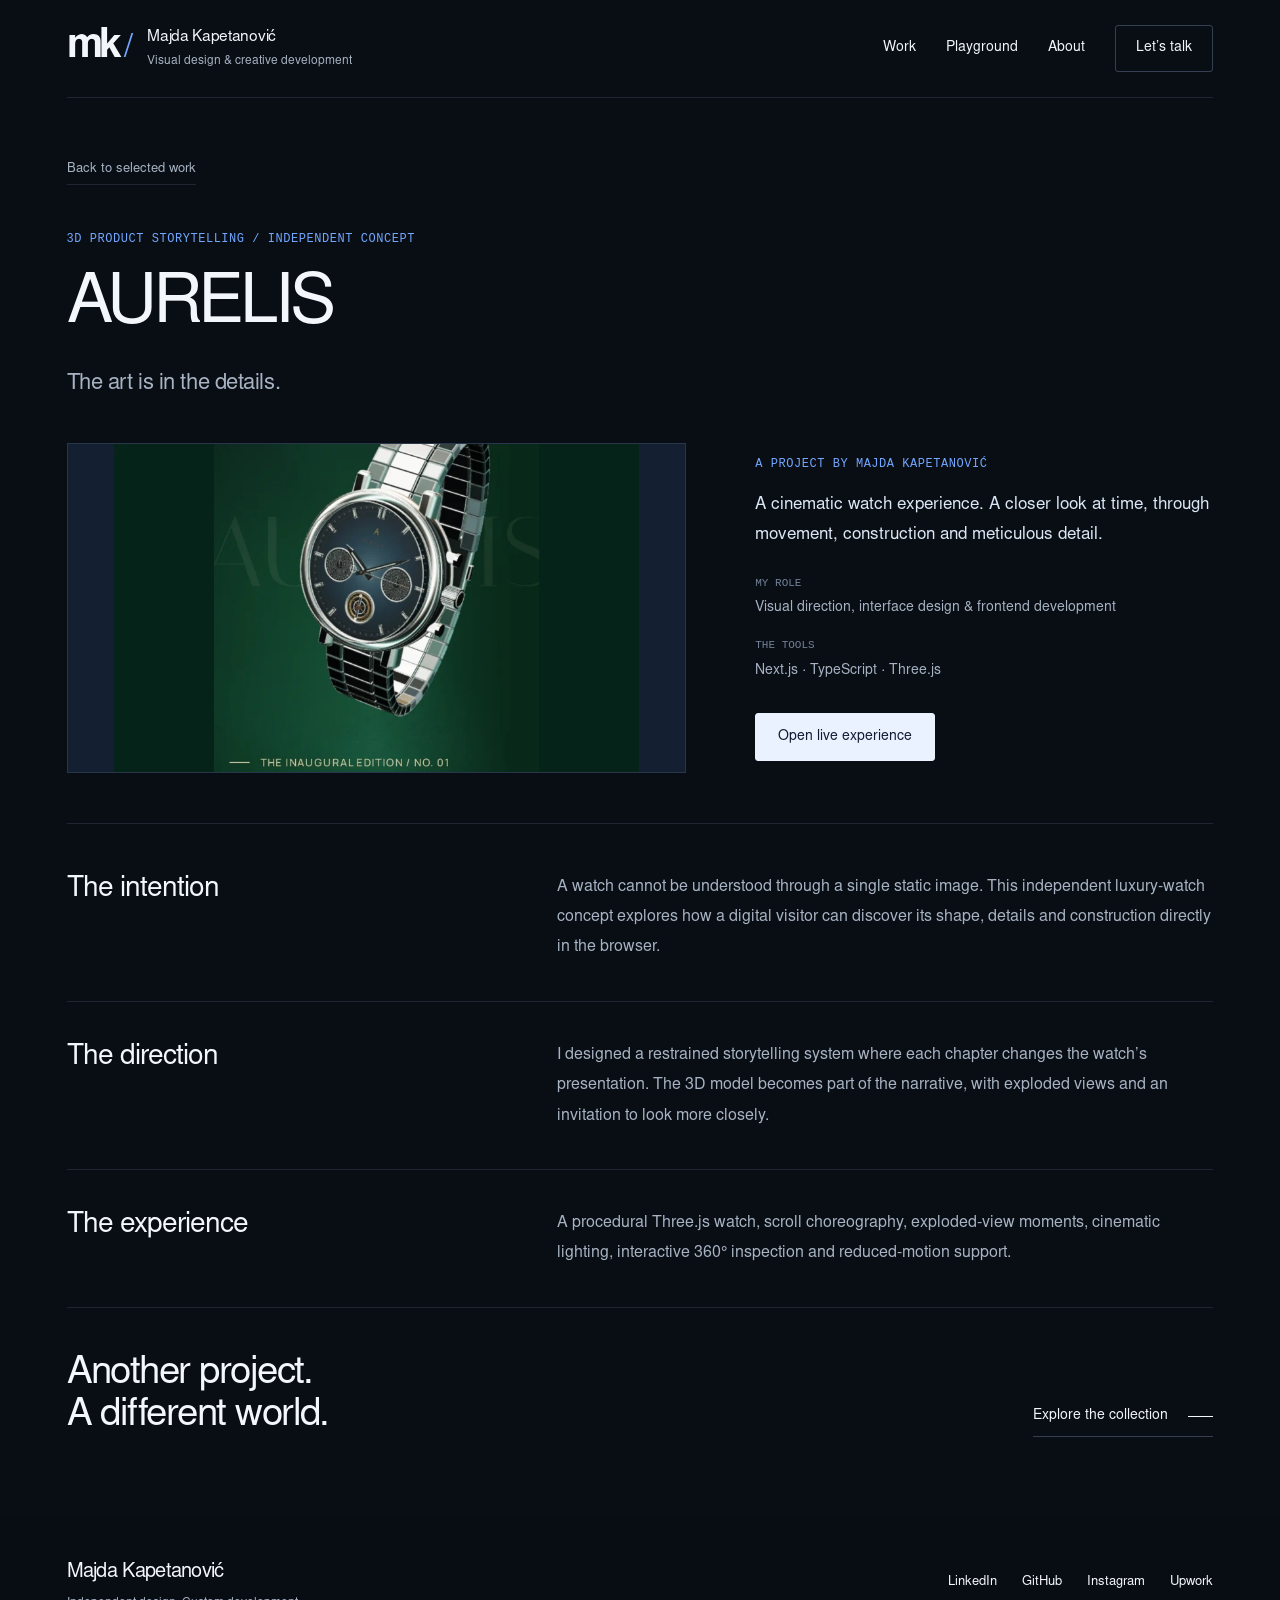
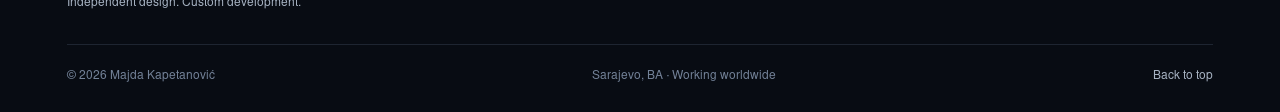
<file: work/aurelis.html>
<!doctype html><html lang="en"><head><meta charset="utf-8"><meta name="viewport" content="width=device-width,initial-scale=1"><title>AURELIS — Majda Kapetanović</title><meta name="description" content="A cinematic watch experience. A closer look at time, through movement, construction and meticulous detail."><meta name="theme-color" content="#090d14"><meta name="color-scheme" content="dark"><link rel="canonical" href="https://majdakapetanovic.com/work/aurelis.html"><meta property="og:type" content="website"><meta property="og:title" content="AURELIS — Majda Kapetanović"><meta property="og:description" content="A cinematic watch experience. A closer look at time, through movement, construction and meticulous detail."><meta property="og:url" content="https://majdakapetanovic.com/work/aurelis.html"><meta property="og:image" content="https://majdakapetanovic.com/images/social-preview.png"><meta name="twitter:card" content="summary_large_image"><link rel="icon" href="/favicon.svg" type="image/svg+xml"><link rel="preload" as="font" type="font/otf" href="/assets/fonts/studio-sans.otf" crossorigin><link rel="preload" as="font" type="font/otf" href="/assets/fonts/studio-sans-bold.otf" crossorigin><link rel="stylesheet" href="/studio.css"><script src="/studio.js" defer></script><script type="application/ld+json">{"@context": "https://schema.org", "@type": "CreativeWork", "name": "AURELIS — Majda Kapetanović", "url": "https://majdakapetanovic.com/work/aurelis.html", "author": {"@type": "Person", "name": "Majda Kapetanović", "url": "https://majdakapetanovic.com/"}}</script></head><body><a class="skip-link" href="#main-content">Skip to content</a><header class="s-header" id="top"><a class="s-brand" href="/" aria-label="Majda Kapetanović, home"><span class="brand-mark" aria-hidden="true">mk<span>/</span></span><span class="brand-name">Majda Kapetanović<small>Visual design & creative development</small></span></a><nav id="s-navigation" aria-label="Main navigation"><a href="/#selected-work">Work</a><a href="/#playground">Playground</a><a href="/#about">About</a><button type="button" class="nav-enquire" data-enquire>Let’s talk</button></nav><button class="s-menu" type="button" aria-label="Open navigation" aria-expanded="false" aria-controls="s-navigation"><span></span><span></span></button></header><main class="s-case s-shell" id="main-content"><a class="case-back" href="/#selected-work">Back to selected work</a><div class="case-heading"><span class="s-label">3D product storytelling / Independent concept</span><h1>AURELIS</h1><p>The art is in the details.</p></div><div class="case-overview"><figure class="case-preview"><img class="" src="/assets/work/aurelis.webp" alt="Aurelis sculptural 3D luxury watch" width="800" height="500" fetchpriority=high decoding="async"></figure><div class="case-summary"><span class="s-label">A project by Majda Kapetanović</span><p>A cinematic watch experience. A closer look at time, through movement, construction and meticulous detail.</p><dl><div><dt>My role</dt><dd>Visual direction, interface design & frontend development</dd></div><div><dt>The tools</dt><dd>Next.js · TypeScript · Three.js</dd></div></dl><a class="s-button" href="https://aurelis-atelier-omega.vercel.app/" target="_blank" rel="noopener noreferrer">Open live experience</a></div></div><div class="case-story"><section data-reveal><h2>The intention</h2><p>A watch cannot be understood through a single static image. This independent luxury-watch concept explores how a digital visitor can discover its shape, details and construction directly in the browser.</p></section><section data-reveal><h2>The direction</h2><p>I designed a restrained storytelling system where each chapter changes the watch’s presentation. The 3D model becomes part of the narrative, with exploded views and an invitation to look more closely.</p></section><section data-reveal><h2>The experience</h2><p>A procedural Three.js watch, scroll choreography, exploded-view moments, cinematic lighting, interactive 360° inspection and reduced-motion support.</p></section></div><div class="case-more"><h2>Another project.<br>A different world.</h2><a class="s-link" href="/all-work.html">Explore the collection<span class="link-detail" aria-hidden="true"></span></a></div></main><footer class="s-footer s-shell"><div class="footer-main"><a class="footer-brand" href="/">Majda Kapetanović<span>Independent design. Custom development.</span></a><div class="footer-social"><a href="https://www.linkedin.com/in/majda-kapetanovi%C4%87-b5982b284/" target="_blank" rel="noopener noreferrer">LinkedIn</a><a href="https://github.com/majda03" target="_blank" rel="noopener noreferrer">GitHub</a><a href="https://www.instagram.com/codedvibrations/" target="_blank" rel="noopener noreferrer">Instagram</a><a href="https://www.upwork.com/freelancers/~017c87bd321f2e297f" target="_blank" rel="noopener noreferrer">Upwork</a></div></div><div class="footer-base"><span>© 2026 Majda Kapetanović</span><span>Sarajevo, BA · Working worldwide</span><a href="#top">Back to top</a></div></footer><dialog class="enquiry-dialog" id="enquiry-dialog" aria-labelledby="enquiry-heading"><div class="enquiry-inner"><div class="dialog-top"><span class="s-label">A new conversation</span><button type="button" class="close-dialog" aria-label="Close enquiry form"><span></span><span></span></button></div><h2 id="enquiry-heading">What are you<br>imagining?</h2><p>Tell me a little about the idea. I’ll reply personally.</p><form id="project-enquiry" action="https://formspree.io/f/maqlanry" method="POST"><input type="hidden" name="_subject" value="New portfolio project enquiry"><div class="form-pair"><label>Your name<input name="name" placeholder="Name or company" required autocomplete="name" maxlength="120"></label><label>Email address<input name="email" type="email" placeholder="you@company.com" required autocomplete="email" maxlength="254"></label></div><label>What do you need?<select name="service" required><option value="" selected disabled>Select a project type</option><option>Design & development</option><option>Interactive / 3D experience</option><option>Frontend development</option><option>Visual & interface design</option><option>Creative collaboration</option><option>Something else</option></select></label><label>A little about the project<textarea name="message" placeholder="The idea, the ambition, the details…" rows="3" required minlength="10" maxlength="6000"></textarea></label><label class="honeypot" aria-hidden="true">Leave empty<input name="_gotcha" tabindex="-1" autocomplete="off"></label><div class="form-end"><small>Your details are only used to reply.</small><button class="s-button" type="submit">Send enquiry</button></div><p class="form-status" role="status" aria-live="polite" hidden></p></form></div></dialog></body></html>
</file>
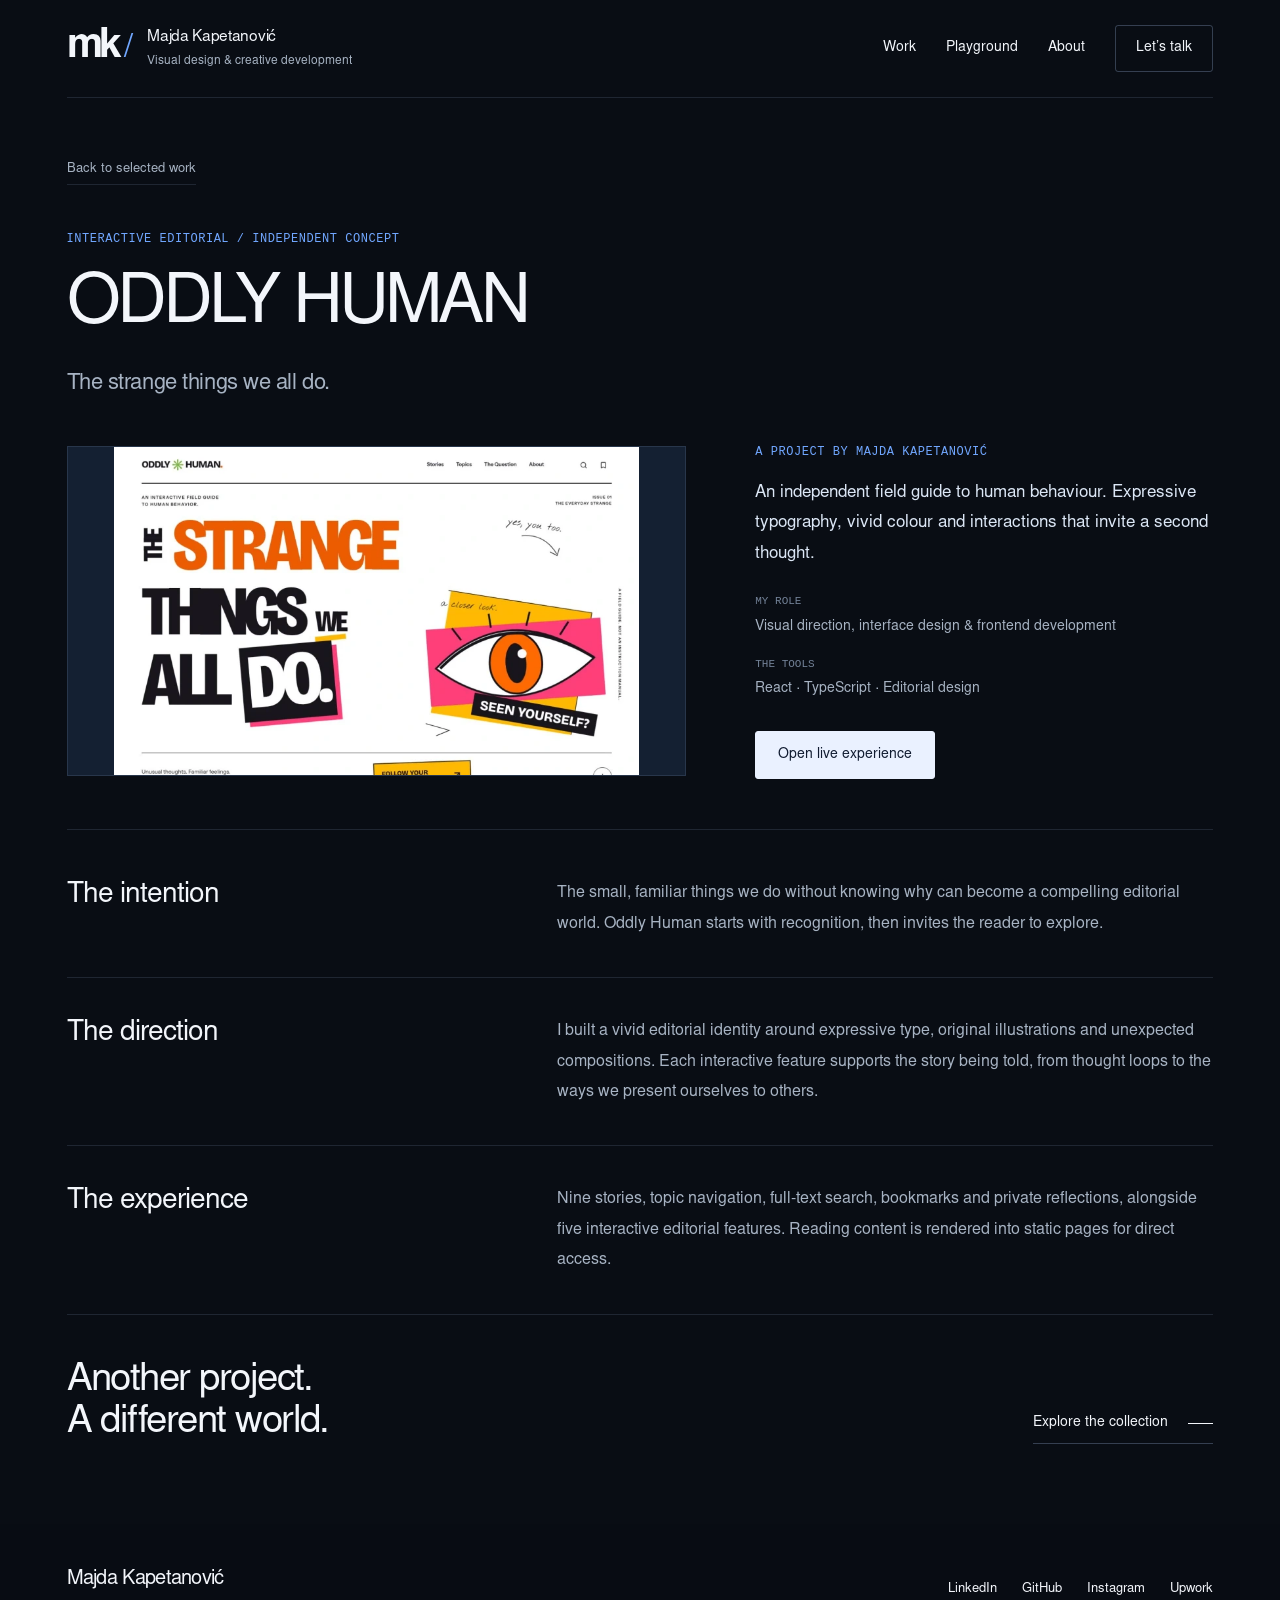
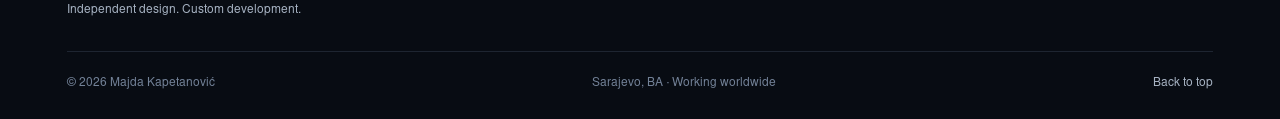
<file: work/oddly-human.html>
<!doctype html><html lang="en"><head><meta charset="utf-8"><meta name="viewport" content="width=device-width,initial-scale=1"><title>ODDLY HUMAN — Majda Kapetanović</title><meta name="description" content="An independent field guide to human behaviour. Expressive typography, vivid colour and interactions that invite a second thought."><meta name="theme-color" content="#090d14"><meta name="color-scheme" content="dark"><link rel="canonical" href="https://majdakapetanovic.com/work/oddly-human.html"><meta property="og:type" content="website"><meta property="og:title" content="ODDLY HUMAN — Majda Kapetanović"><meta property="og:description" content="An independent field guide to human behaviour. Expressive typography, vivid colour and interactions that invite a second thought."><meta property="og:url" content="https://majdakapetanovic.com/work/oddly-human.html"><meta property="og:image" content="https://majdakapetanovic.com/images/social-preview.png"><meta name="twitter:card" content="summary_large_image"><link rel="icon" href="/favicon.svg" type="image/svg+xml"><link rel="preload" as="font" type="font/otf" href="/assets/fonts/studio-sans.otf" crossorigin><link rel="preload" as="font" type="font/otf" href="/assets/fonts/studio-sans-bold.otf" crossorigin><link rel="stylesheet" href="/studio.css"><script src="/studio.js" defer></script><script type="application/ld+json">{"@context": "https://schema.org", "@type": "CreativeWork", "name": "ODDLY HUMAN — Majda Kapetanović", "url": "https://majdakapetanovic.com/work/oddly-human.html", "author": {"@type": "Person", "name": "Majda Kapetanović", "url": "https://majdakapetanovic.com/"}}</script></head><body><a class="skip-link" href="#main-content">Skip to content</a><header class="s-header" id="top"><a class="s-brand" href="/" aria-label="Majda Kapetanović, home"><span class="brand-mark" aria-hidden="true">mk<span>/</span></span><span class="brand-name">Majda Kapetanović<small>Visual design & creative development</small></span></a><nav id="s-navigation" aria-label="Main navigation"><a href="/#selected-work">Work</a><a href="/#playground">Playground</a><a href="/#about">About</a><button type="button" class="nav-enquire" data-enquire>Let’s talk</button></nav><button class="s-menu" type="button" aria-label="Open navigation" aria-expanded="false" aria-controls="s-navigation"><span></span><span></span></button></header><main class="s-case s-shell" id="main-content"><a class="case-back" href="/#selected-work">Back to selected work</a><div class="case-heading"><span class="s-label">Interactive editorial / Independent concept</span><h1>ODDLY HUMAN</h1><p>The strange things we all do.</p></div><div class="case-overview"><figure class="case-preview"><img class="" src="/assets/work/oddly-human.webp" alt="Oddly Human expressive orange and white editorial homepage" width="800" height="500" fetchpriority=high decoding="async"></figure><div class="case-summary"><span class="s-label">A project by Majda Kapetanović</span><p>An independent field guide to human behaviour. Expressive typography, vivid colour and interactions that invite a second thought.</p><dl><div><dt>My role</dt><dd>Visual direction, interface design & frontend development</dd></div><div><dt>The tools</dt><dd>React · TypeScript · Editorial design</dd></div></dl><a class="s-button" href="https://oddly-human-coral.vercel.app/" target="_blank" rel="noopener noreferrer">Open live experience</a></div></div><div class="case-story"><section data-reveal><h2>The intention</h2><p>The small, familiar things we do without knowing why can become a compelling editorial world. Oddly Human starts with recognition, then invites the reader to explore.</p></section><section data-reveal><h2>The direction</h2><p>I built a vivid editorial identity around expressive type, original illustrations and unexpected compositions. Each interactive feature supports the story being told, from thought loops to the ways we present ourselves to others.</p></section><section data-reveal><h2>The experience</h2><p>Nine stories, topic navigation, full-text search, bookmarks and private reflections, alongside five interactive editorial features. Reading content is rendered into static pages for direct access.</p></section></div><div class="case-more"><h2>Another project.<br>A different world.</h2><a class="s-link" href="/all-work.html">Explore the collection<span class="link-detail" aria-hidden="true"></span></a></div></main><footer class="s-footer s-shell"><div class="footer-main"><a class="footer-brand" href="/">Majda Kapetanović<span>Independent design. Custom development.</span></a><div class="footer-social"><a href="https://www.linkedin.com/in/majda-kapetanovi%C4%87-b5982b284/" target="_blank" rel="noopener noreferrer">LinkedIn</a><a href="https://github.com/majda03" target="_blank" rel="noopener noreferrer">GitHub</a><a href="https://www.instagram.com/codedvibrations/" target="_blank" rel="noopener noreferrer">Instagram</a><a href="https://www.upwork.com/freelancers/~017c87bd321f2e297f" target="_blank" rel="noopener noreferrer">Upwork</a></div></div><div class="footer-base"><span>© 2026 Majda Kapetanović</span><span>Sarajevo, BA · Working worldwide</span><a href="#top">Back to top</a></div></footer><dialog class="enquiry-dialog" id="enquiry-dialog" aria-labelledby="enquiry-heading"><div class="enquiry-inner"><div class="dialog-top"><span class="s-label">A new conversation</span><button type="button" class="close-dialog" aria-label="Close enquiry form"><span></span><span></span></button></div><h2 id="enquiry-heading">What are you<br>imagining?</h2><p>Tell me a little about the idea. I’ll reply personally.</p><form id="project-enquiry" action="https://formspree.io/f/maqlanry" method="POST"><input type="hidden" name="_subject" value="New portfolio project enquiry"><div class="form-pair"><label>Your name<input name="name" placeholder="Name or company" required autocomplete="name" maxlength="120"></label><label>Email address<input name="email" type="email" placeholder="you@company.com" required autocomplete="email" maxlength="254"></label></div><label>What do you need?<select name="service" required><option value="" selected disabled>Select a project type</option><option>Design & development</option><option>Interactive / 3D experience</option><option>Frontend development</option><option>Visual & interface design</option><option>Creative collaboration</option><option>Something else</option></select></label><label>A little about the project<textarea name="message" placeholder="The idea, the ambition, the details…" rows="3" required minlength="10" maxlength="6000"></textarea></label><label class="honeypot" aria-hidden="true">Leave empty<input name="_gotcha" tabindex="-1" autocomplete="off"></label><div class="form-end"><small>Your details are only used to reply.</small><button class="s-button" type="submit">Send enquiry</button></div><p class="form-status" role="status" aria-live="polite" hidden></p></form></div></dialog></body></html>
</file>
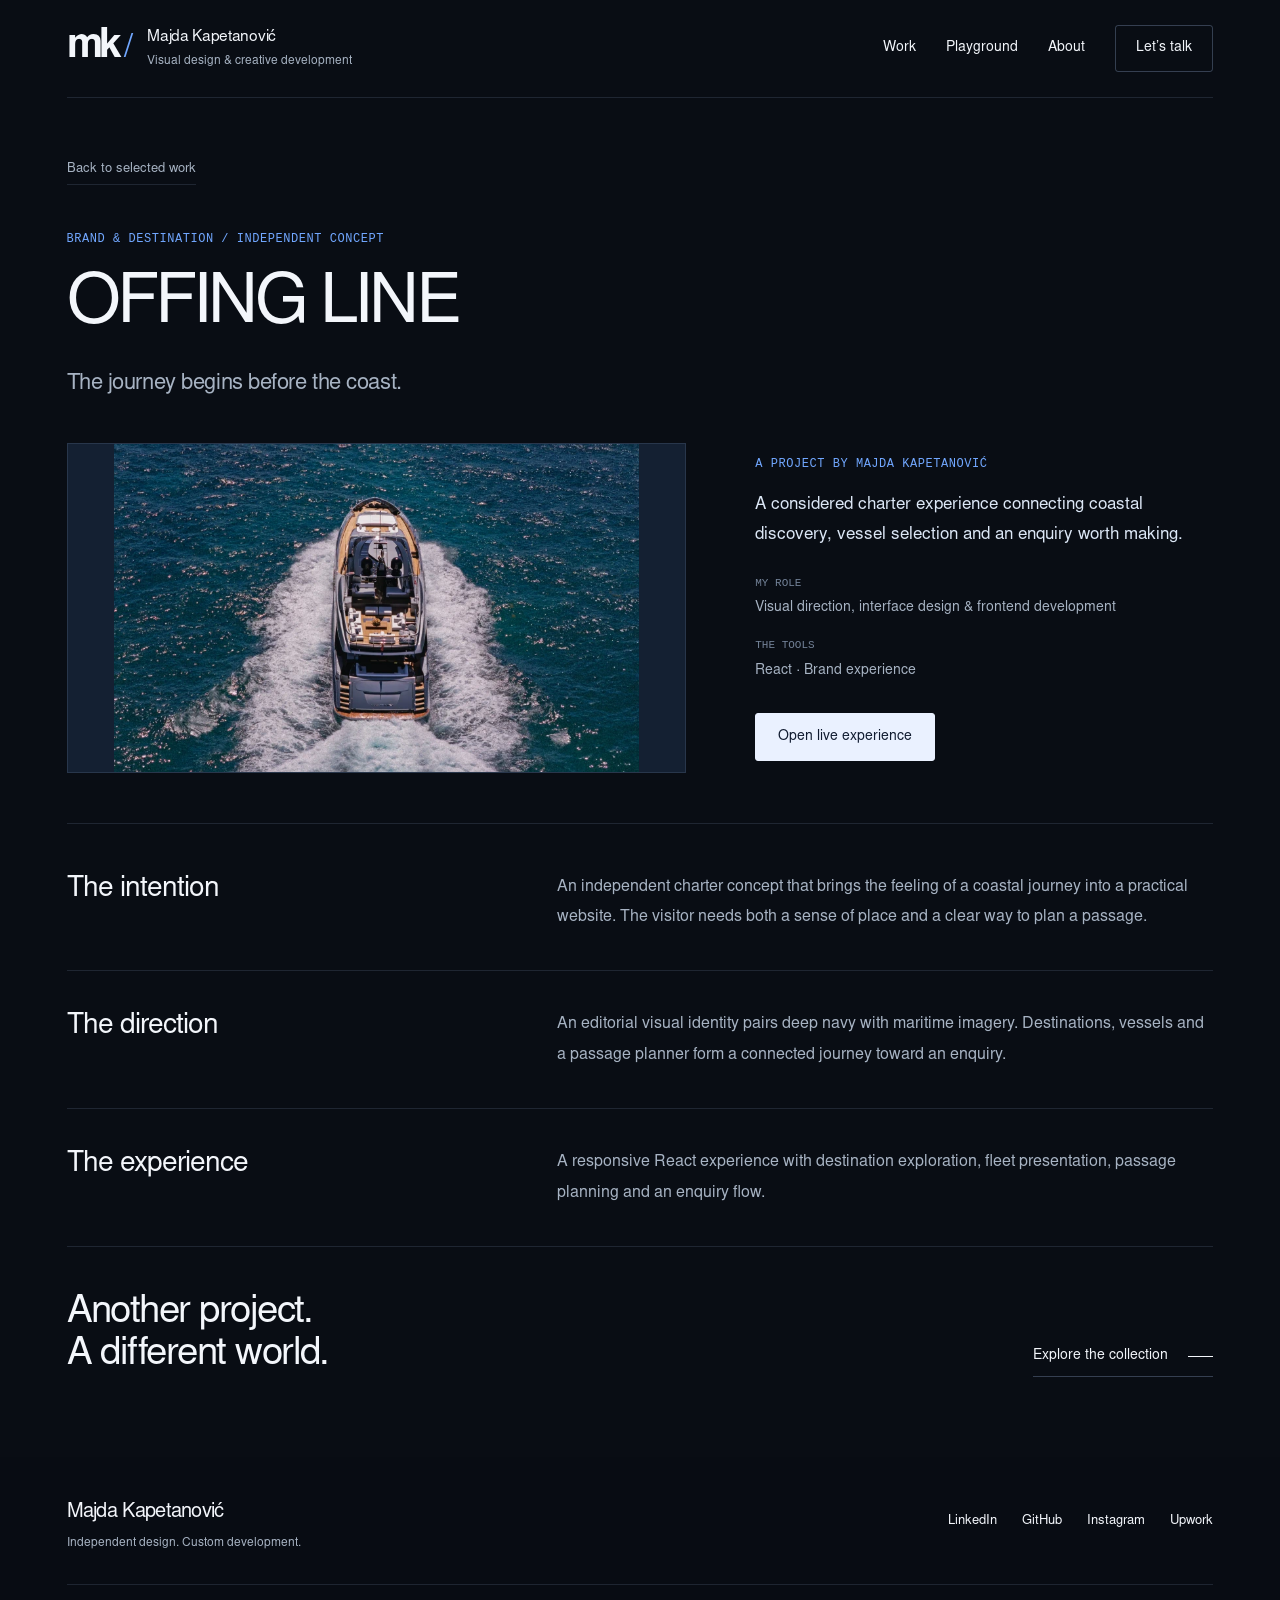
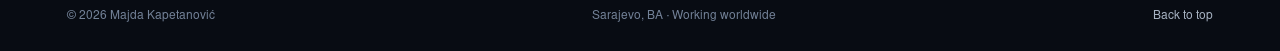
<file: work/offing-line.html>
<!doctype html><html lang="en"><head><meta charset="utf-8"><meta name="viewport" content="width=device-width,initial-scale=1"><title>OFFING LINE — Majda Kapetanović</title><meta name="description" content="A considered charter experience connecting coastal discovery, vessel selection and an enquiry worth making."><meta name="theme-color" content="#090d14"><meta name="color-scheme" content="dark"><link rel="canonical" href="https://majdakapetanovic.com/work/offing-line.html"><meta property="og:type" content="website"><meta property="og:title" content="OFFING LINE — Majda Kapetanović"><meta property="og:description" content="A considered charter experience connecting coastal discovery, vessel selection and an enquiry worth making."><meta property="og:url" content="https://majdakapetanovic.com/work/offing-line.html"><meta property="og:image" content="https://majdakapetanovic.com/images/social-preview.png"><meta name="twitter:card" content="summary_large_image"><link rel="icon" href="/favicon.svg" type="image/svg+xml"><link rel="preload" as="font" type="font/otf" href="/assets/fonts/studio-sans.otf" crossorigin><link rel="preload" as="font" type="font/otf" href="/assets/fonts/studio-sans-bold.otf" crossorigin><link rel="stylesheet" href="/studio.css"><script src="/studio.js" defer></script><script type="application/ld+json">{"@context": "https://schema.org", "@type": "CreativeWork", "name": "OFFING LINE — Majda Kapetanović", "url": "https://majdakapetanovic.com/work/offing-line.html", "author": {"@type": "Person", "name": "Majda Kapetanović", "url": "https://majdakapetanovic.com/"}}</script></head><body><a class="skip-link" href="#main-content">Skip to content</a><header class="s-header" id="top"><a class="s-brand" href="/" aria-label="Majda Kapetanović, home"><span class="brand-mark" aria-hidden="true">mk<span>/</span></span><span class="brand-name">Majda Kapetanović<small>Visual design & creative development</small></span></a><nav id="s-navigation" aria-label="Main navigation"><a href="/#selected-work">Work</a><a href="/#playground">Playground</a><a href="/#about">About</a><button type="button" class="nav-enquire" data-enquire>Let’s talk</button></nav><button class="s-menu" type="button" aria-label="Open navigation" aria-expanded="false" aria-controls="s-navigation"><span></span><span></span></button></header><main class="s-case s-shell" id="main-content"><a class="case-back" href="/#selected-work">Back to selected work</a><div class="case-heading"><span class="s-label">Brand & destination / Independent concept</span><h1>OFFING LINE</h1><p>The journey begins before the coast.</p></div><div class="case-overview"><figure class="case-preview"><img class="" src="/assets/work/offing-line.webp" alt="Yacht crossing a deep blue Adriatic bay in the Offing Line charter experience" width="800" height="500" fetchpriority=high decoding="async"></figure><div class="case-summary"><span class="s-label">A project by Majda Kapetanović</span><p>A considered charter experience connecting coastal discovery, vessel selection and an enquiry worth making.</p><dl><div><dt>My role</dt><dd>Visual direction, interface design & frontend development</dd></div><div><dt>The tools</dt><dd>React · Brand experience</dd></div></dl><a class="s-button" href="https://offing-line.vercel.app/" target="_blank" rel="noopener noreferrer">Open live experience</a></div></div><div class="case-story"><section data-reveal><h2>The intention</h2><p>An independent charter concept that brings the feeling of a coastal journey into a practical website. The visitor needs both a sense of place and a clear way to plan a passage.</p></section><section data-reveal><h2>The direction</h2><p>An editorial visual identity pairs deep navy with maritime imagery. Destinations, vessels and a passage planner form a connected journey toward an enquiry.</p></section><section data-reveal><h2>The experience</h2><p>A responsive React experience with destination exploration, fleet presentation, passage planning and an enquiry flow.</p></section></div><div class="case-more"><h2>Another project.<br>A different world.</h2><a class="s-link" href="/all-work.html">Explore the collection<span class="link-detail" aria-hidden="true"></span></a></div></main><footer class="s-footer s-shell"><div class="footer-main"><a class="footer-brand" href="/">Majda Kapetanović<span>Independent design. Custom development.</span></a><div class="footer-social"><a href="https://www.linkedin.com/in/majda-kapetanovi%C4%87-b5982b284/" target="_blank" rel="noopener noreferrer">LinkedIn</a><a href="https://github.com/majda03" target="_blank" rel="noopener noreferrer">GitHub</a><a href="https://www.instagram.com/codedvibrations/" target="_blank" rel="noopener noreferrer">Instagram</a><a href="https://www.upwork.com/freelancers/~017c87bd321f2e297f" target="_blank" rel="noopener noreferrer">Upwork</a></div></div><div class="footer-base"><span>© 2026 Majda Kapetanović</span><span>Sarajevo, BA · Working worldwide</span><a href="#top">Back to top</a></div></footer><dialog class="enquiry-dialog" id="enquiry-dialog" aria-labelledby="enquiry-heading"><div class="enquiry-inner"><div class="dialog-top"><span class="s-label">A new conversation</span><button type="button" class="close-dialog" aria-label="Close enquiry form"><span></span><span></span></button></div><h2 id="enquiry-heading">What are you<br>imagining?</h2><p>Tell me a little about the idea. I’ll reply personally.</p><form id="project-enquiry" action="https://formspree.io/f/maqlanry" method="POST"><input type="hidden" name="_subject" value="New portfolio project enquiry"><div class="form-pair"><label>Your name<input name="name" placeholder="Name or company" required autocomplete="name" maxlength="120"></label><label>Email address<input name="email" type="email" placeholder="you@company.com" required autocomplete="email" maxlength="254"></label></div><label>What do you need?<select name="service" required><option value="" selected disabled>Select a project type</option><option>Design & development</option><option>Interactive / 3D experience</option><option>Frontend development</option><option>Visual & interface design</option><option>Creative collaboration</option><option>Something else</option></select></label><label>A little about the project<textarea name="message" placeholder="The idea, the ambition, the details…" rows="3" required minlength="10" maxlength="6000"></textarea></label><label class="honeypot" aria-hidden="true">Leave empty<input name="_gotcha" tabindex="-1" autocomplete="off"></label><div class="form-end"><small>Your details are only used to reply.</small><button class="s-button" type="submit">Send enquiry</button></div><p class="form-status" role="status" aria-live="polite" hidden></p></form></div></dialog></body></html>
</file>
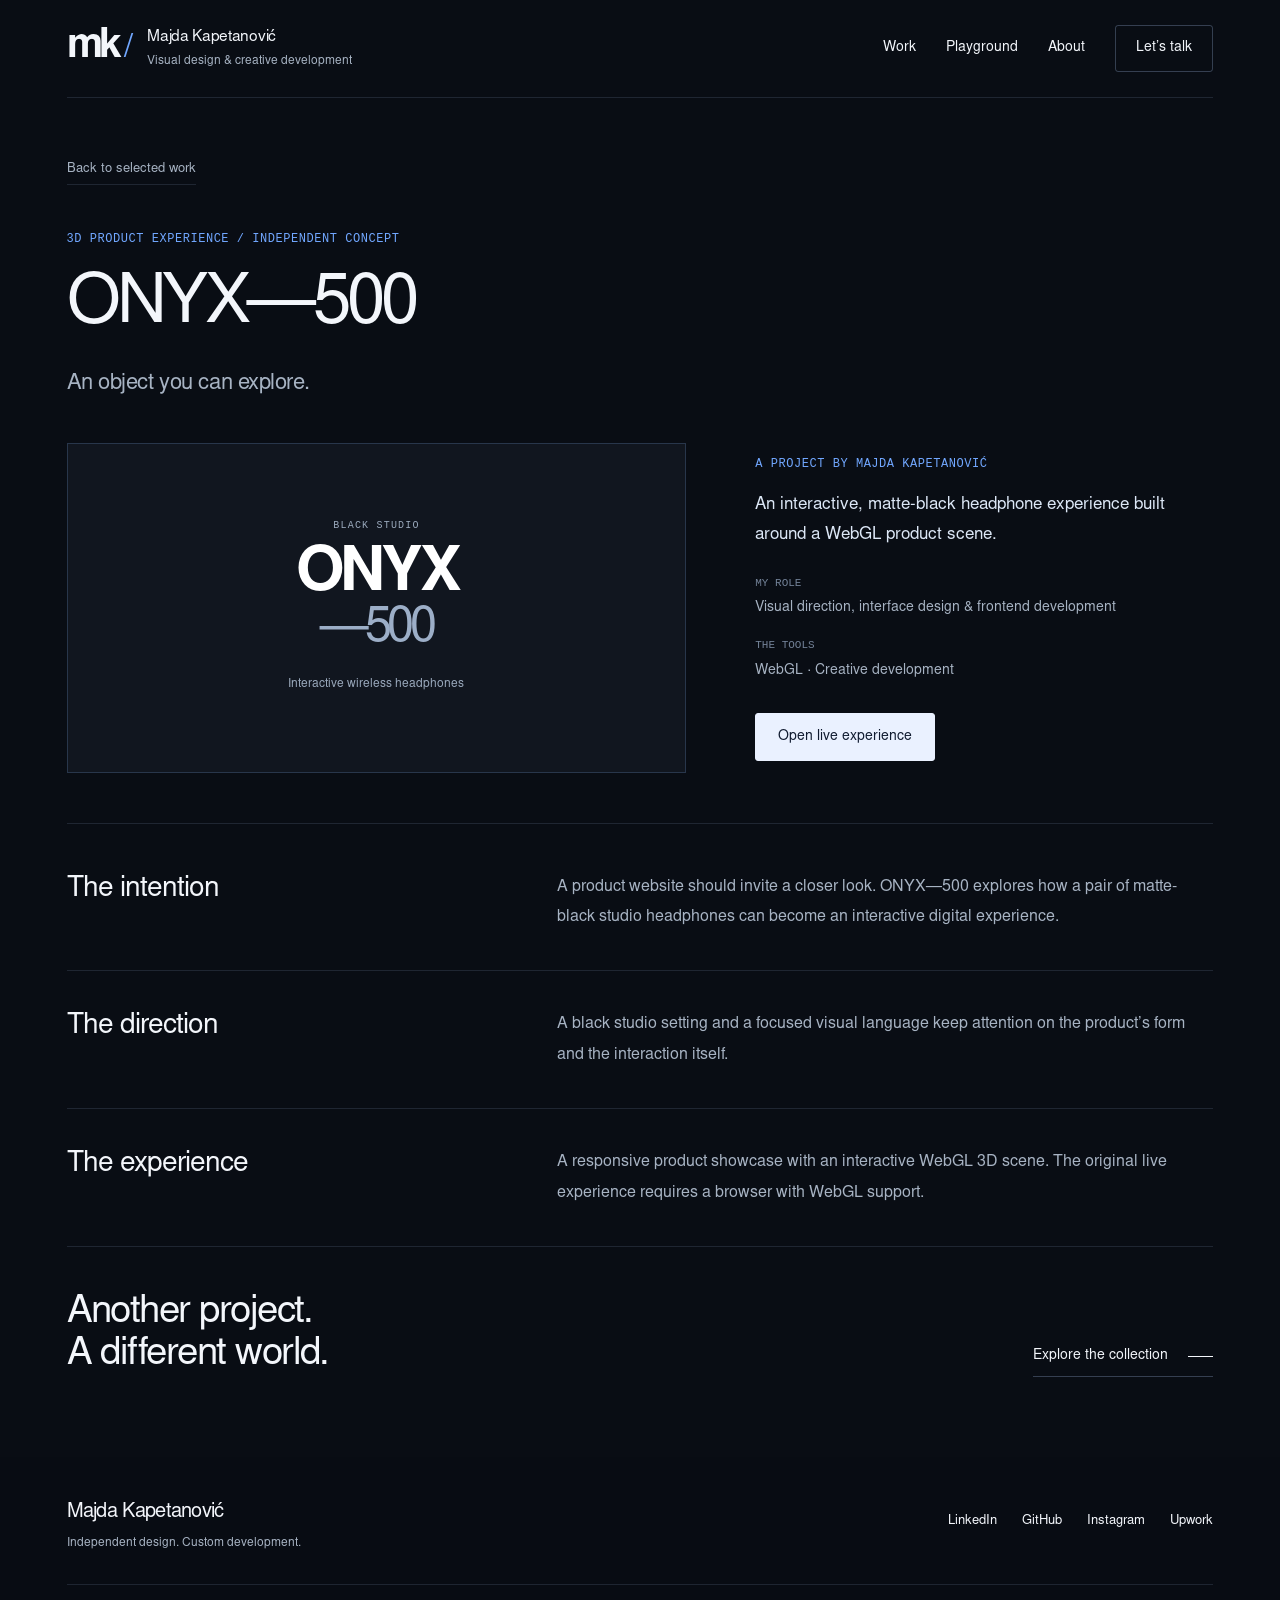
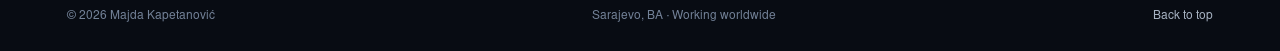
<file: work/onyx-500.html>
<!doctype html><html lang="en"><head><meta charset="utf-8"><meta name="viewport" content="width=device-width,initial-scale=1"><title>ONYX—500 — Majda Kapetanović</title><meta name="description" content="An interactive, matte-black headphone experience built around a WebGL product scene."><meta name="theme-color" content="#090d14"><meta name="color-scheme" content="dark"><link rel="canonical" href="https://majdakapetanovic.com/work/onyx-500.html"><meta property="og:type" content="website"><meta property="og:title" content="ONYX—500 — Majda Kapetanović"><meta property="og:description" content="An interactive, matte-black headphone experience built around a WebGL product scene."><meta property="og:url" content="https://majdakapetanovic.com/work/onyx-500.html"><meta property="og:image" content="https://majdakapetanovic.com/images/social-preview.png"><meta name="twitter:card" content="summary_large_image"><link rel="icon" href="/favicon.svg" type="image/svg+xml"><link rel="preload" as="font" type="font/otf" href="/assets/fonts/studio-sans.otf" crossorigin><link rel="preload" as="font" type="font/otf" href="/assets/fonts/studio-sans-bold.otf" crossorigin><link rel="stylesheet" href="/studio.css"><script src="/studio.js" defer></script><script type="application/ld+json">{"@context": "https://schema.org", "@type": "CreativeWork", "name": "ONYX—500 — Majda Kapetanović", "url": "https://majdakapetanovic.com/work/onyx-500.html", "author": {"@type": "Person", "name": "Majda Kapetanović", "url": "https://majdakapetanovic.com/"}}</script></head><body><a class="skip-link" href="#main-content">Skip to content</a><header class="s-header" id="top"><a class="s-brand" href="/" aria-label="Majda Kapetanović, home"><span class="brand-mark" aria-hidden="true">mk<span>/</span></span><span class="brand-name">Majda Kapetanović<small>Visual design & creative development</small></span></a><nav id="s-navigation" aria-label="Main navigation"><a href="/#selected-work">Work</a><a href="/#playground">Playground</a><a href="/#about">About</a><button type="button" class="nav-enquire" data-enquire>Let’s talk</button></nav><button class="s-menu" type="button" aria-label="Open navigation" aria-expanded="false" aria-controls="s-navigation"><span></span><span></span></button></header><main class="s-case s-shell" id="main-content"><a class="case-back" href="/#selected-work">Back to selected work</a><div class="case-heading"><span class="s-label">3D product experience / Independent concept</span><h1>ONYX—500</h1><p>An object you can explore.</p></div><div class="case-overview"><figure class="case-preview"><div class="onyx-wordmark " aria-label="ONYX 500 project"><span>BLACK STUDIO</span><strong>ONYX<br><b>—500</b></strong><small>Interactive wireless headphones</small></div></figure><div class="case-summary"><span class="s-label">A project by Majda Kapetanović</span><p>An interactive, matte-black headphone experience built around a WebGL product scene.</p><dl><div><dt>My role</dt><dd>Visual direction, interface design & frontend development</dd></div><div><dt>The tools</dt><dd>WebGL · Creative development</dd></div></dl><a class="s-button" href="https://onyx-500-wireless-headphones.vercel.app/" target="_blank" rel="noopener noreferrer">Open live experience</a></div></div><div class="case-story"><section data-reveal><h2>The intention</h2><p>A product website should invite a closer look. ONYX—500 explores how a pair of matte-black studio headphones can become an interactive digital experience.</p></section><section data-reveal><h2>The direction</h2><p>A black studio setting and a focused visual language keep attention on the product’s form and the interaction itself.</p></section><section data-reveal><h2>The experience</h2><p>A responsive product showcase with an interactive WebGL 3D scene. The original live experience requires a browser with WebGL support.</p></section></div><div class="case-more"><h2>Another project.<br>A different world.</h2><a class="s-link" href="/all-work.html">Explore the collection<span class="link-detail" aria-hidden="true"></span></a></div></main><footer class="s-footer s-shell"><div class="footer-main"><a class="footer-brand" href="/">Majda Kapetanović<span>Independent design. Custom development.</span></a><div class="footer-social"><a href="https://www.linkedin.com/in/majda-kapetanovi%C4%87-b5982b284/" target="_blank" rel="noopener noreferrer">LinkedIn</a><a href="https://github.com/majda03" target="_blank" rel="noopener noreferrer">GitHub</a><a href="https://www.instagram.com/codedvibrations/" target="_blank" rel="noopener noreferrer">Instagram</a><a href="https://www.upwork.com/freelancers/~017c87bd321f2e297f" target="_blank" rel="noopener noreferrer">Upwork</a></div></div><div class="footer-base"><span>© 2026 Majda Kapetanović</span><span>Sarajevo, BA · Working worldwide</span><a href="#top">Back to top</a></div></footer><dialog class="enquiry-dialog" id="enquiry-dialog" aria-labelledby="enquiry-heading"><div class="enquiry-inner"><div class="dialog-top"><span class="s-label">A new conversation</span><button type="button" class="close-dialog" aria-label="Close enquiry form"><span></span><span></span></button></div><h2 id="enquiry-heading">What are you<br>imagining?</h2><p>Tell me a little about the idea. I’ll reply personally.</p><form id="project-enquiry" action="https://formspree.io/f/maqlanry" method="POST"><input type="hidden" name="_subject" value="New portfolio project enquiry"><div class="form-pair"><label>Your name<input name="name" placeholder="Name or company" required autocomplete="name" maxlength="120"></label><label>Email address<input name="email" type="email" placeholder="you@company.com" required autocomplete="email" maxlength="254"></label></div><label>What do you need?<select name="service" required><option value="" selected disabled>Select a project type</option><option>Design & development</option><option>Interactive / 3D experience</option><option>Frontend development</option><option>Visual & interface design</option><option>Creative collaboration</option><option>Something else</option></select></label><label>A little about the project<textarea name="message" placeholder="The idea, the ambition, the details…" rows="3" required minlength="10" maxlength="6000"></textarea></label><label class="honeypot" aria-hidden="true">Leave empty<input name="_gotcha" tabindex="-1" autocomplete="off"></label><div class="form-end"><small>Your details are only used to reply.</small><button class="s-button" type="submit">Send enquiry</button></div><p class="form-status" role="status" aria-live="polite" hidden></p></form></div></dialog></body></html>
</file>
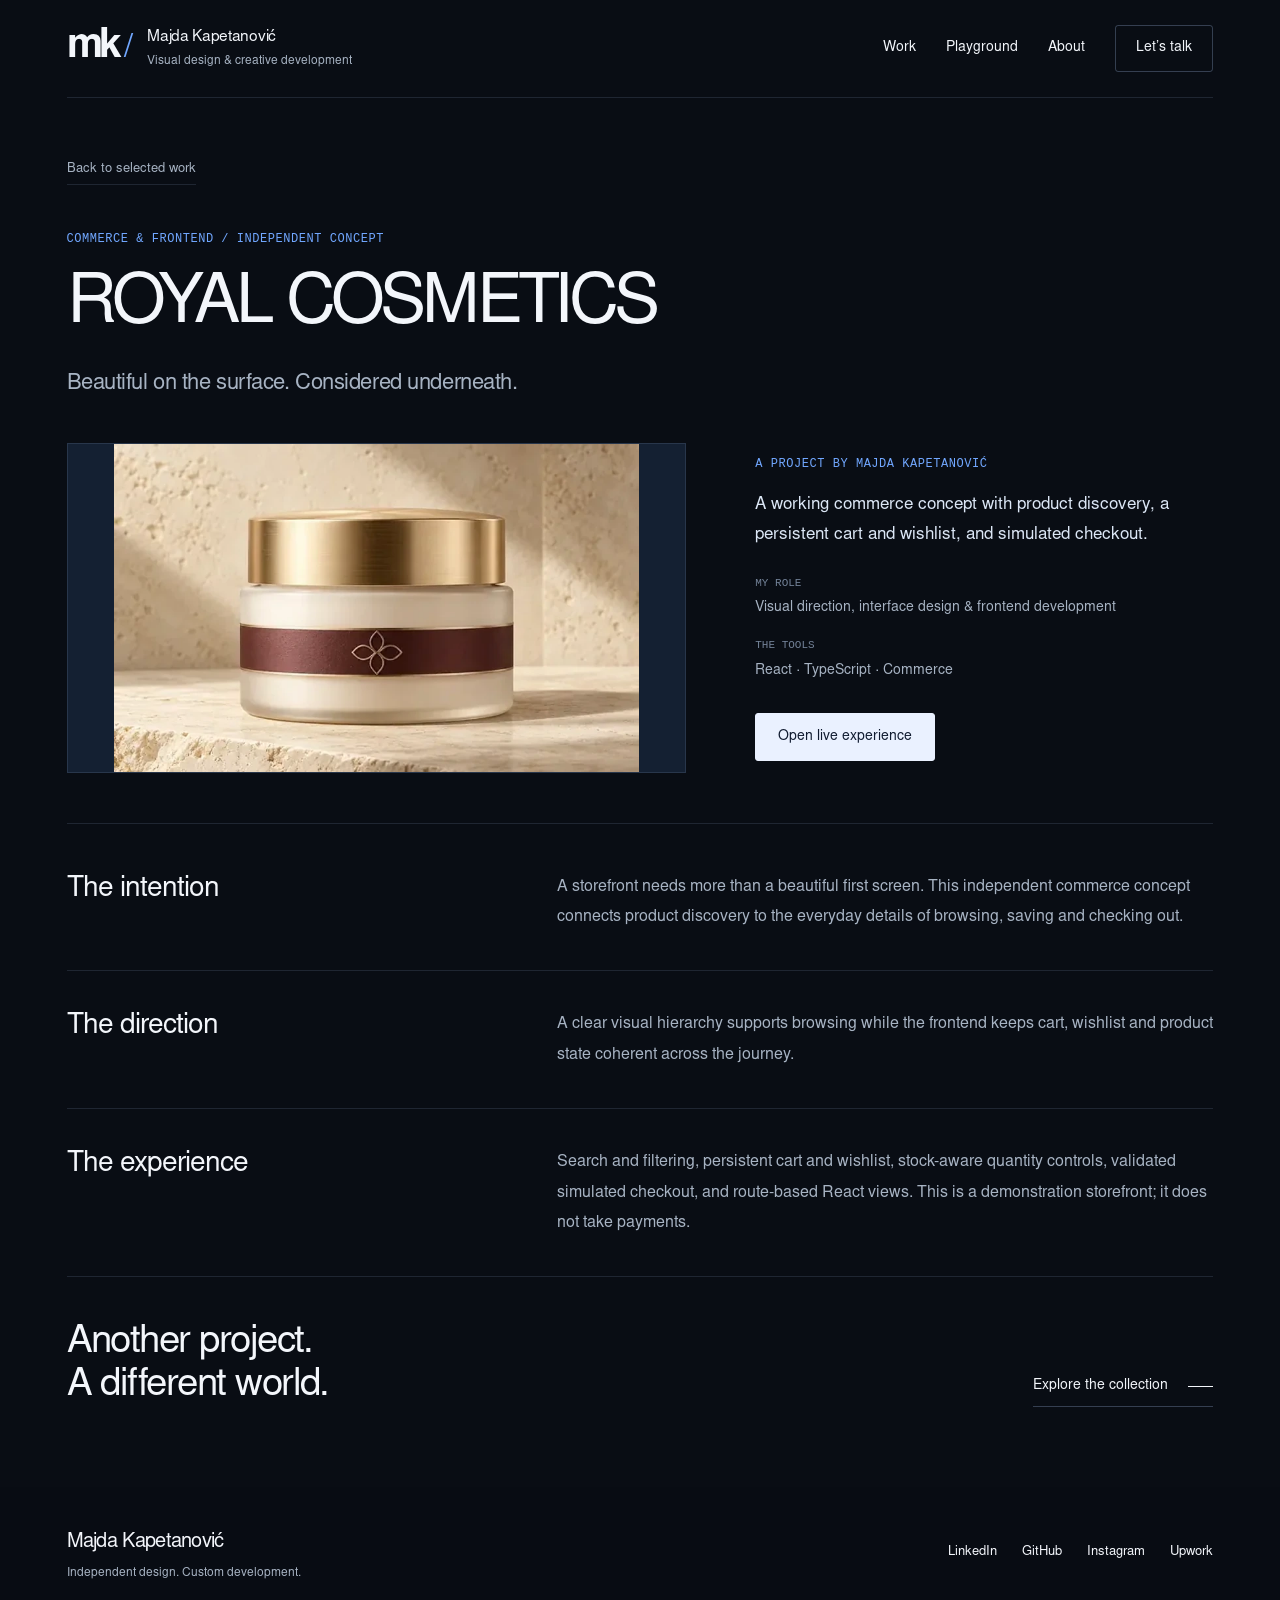
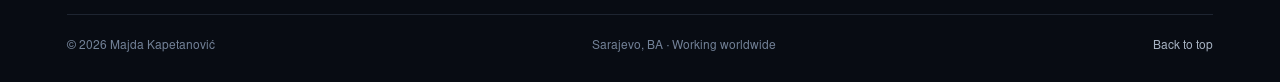
<file: work/royal-cosmetics.html>
<!doctype html><html lang="en"><head><meta charset="utf-8"><meta name="viewport" content="width=device-width,initial-scale=1"><title>ROYAL COSMETICS — Majda Kapetanović</title><meta name="description" content="A working commerce concept with product discovery, a persistent cart and wishlist, and simulated checkout."><meta name="theme-color" content="#090d14"><meta name="color-scheme" content="dark"><link rel="canonical" href="https://majdakapetanovic.com/work/royal-cosmetics.html"><meta property="og:type" content="website"><meta property="og:title" content="ROYAL COSMETICS — Majda Kapetanović"><meta property="og:description" content="A working commerce concept with product discovery, a persistent cart and wishlist, and simulated checkout."><meta property="og:url" content="https://majdakapetanovic.com/work/royal-cosmetics.html"><meta property="og:image" content="https://majdakapetanovic.com/images/social-preview.png"><meta name="twitter:card" content="summary_large_image"><link rel="icon" href="/favicon.svg" type="image/svg+xml"><link rel="preload" as="font" type="font/otf" href="/assets/fonts/studio-sans.otf" crossorigin><link rel="preload" as="font" type="font/otf" href="/assets/fonts/studio-sans-bold.otf" crossorigin><link rel="stylesheet" href="/studio.css"><script src="/studio.js" defer></script><script type="application/ld+json">{"@context": "https://schema.org", "@type": "CreativeWork", "name": "ROYAL COSMETICS — Majda Kapetanović", "url": "https://majdakapetanovic.com/work/royal-cosmetics.html", "author": {"@type": "Person", "name": "Majda Kapetanović", "url": "https://majdakapetanovic.com/"}}</script></head><body><a class="skip-link" href="#main-content">Skip to content</a><header class="s-header" id="top"><a class="s-brand" href="/" aria-label="Majda Kapetanović, home"><span class="brand-mark" aria-hidden="true">mk<span>/</span></span><span class="brand-name">Majda Kapetanović<small>Visual design & creative development</small></span></a><nav id="s-navigation" aria-label="Main navigation"><a href="/#selected-work">Work</a><a href="/#playground">Playground</a><a href="/#about">About</a><button type="button" class="nav-enquire" data-enquire>Let’s talk</button></nav><button class="s-menu" type="button" aria-label="Open navigation" aria-expanded="false" aria-controls="s-navigation"><span></span><span></span></button></header><main class="s-case s-shell" id="main-content"><a class="case-back" href="/#selected-work">Back to selected work</a><div class="case-heading"><span class="s-label">Commerce & frontend / Independent concept</span><h1>ROYAL COSMETICS</h1><p>Beautiful on the surface. Considered underneath.</p></div><div class="case-overview"><figure class="case-preview"><img class="" src="/assets/work/royal-cosmetics.webp" alt="Royal Cosmetics beauty storefront" width="800" height="500" fetchpriority=high decoding="async"></figure><div class="case-summary"><span class="s-label">A project by Majda Kapetanović</span><p>A working commerce concept with product discovery, a persistent cart and wishlist, and simulated checkout.</p><dl><div><dt>My role</dt><dd>Visual direction, interface design & frontend development</dd></div><div><dt>The tools</dt><dd>React · TypeScript · Commerce</dd></div></dl><a class="s-button" href="https://final-royal-cosmetics-2.vercel.app/" target="_blank" rel="noopener noreferrer">Open live experience</a></div></div><div class="case-story"><section data-reveal><h2>The intention</h2><p>A storefront needs more than a beautiful first screen. This independent commerce concept connects product discovery to the everyday details of browsing, saving and checking out.</p></section><section data-reveal><h2>The direction</h2><p>A clear visual hierarchy supports browsing while the frontend keeps cart, wishlist and product state coherent across the journey.</p></section><section data-reveal><h2>The experience</h2><p>Search and filtering, persistent cart and wishlist, stock-aware quantity controls, validated simulated checkout, and route-based React views. This is a demonstration storefront; it does not take payments.</p></section></div><div class="case-more"><h2>Another project.<br>A different world.</h2><a class="s-link" href="/all-work.html">Explore the collection<span class="link-detail" aria-hidden="true"></span></a></div></main><footer class="s-footer s-shell"><div class="footer-main"><a class="footer-brand" href="/">Majda Kapetanović<span>Independent design. Custom development.</span></a><div class="footer-social"><a href="https://www.linkedin.com/in/majda-kapetanovi%C4%87-b5982b284/" target="_blank" rel="noopener noreferrer">LinkedIn</a><a href="https://github.com/majda03" target="_blank" rel="noopener noreferrer">GitHub</a><a href="https://www.instagram.com/codedvibrations/" target="_blank" rel="noopener noreferrer">Instagram</a><a href="https://www.upwork.com/freelancers/~017c87bd321f2e297f" target="_blank" rel="noopener noreferrer">Upwork</a></div></div><div class="footer-base"><span>© 2026 Majda Kapetanović</span><span>Sarajevo, BA · Working worldwide</span><a href="#top">Back to top</a></div></footer><dialog class="enquiry-dialog" id="enquiry-dialog" aria-labelledby="enquiry-heading"><div class="enquiry-inner"><div class="dialog-top"><span class="s-label">A new conversation</span><button type="button" class="close-dialog" aria-label="Close enquiry form"><span></span><span></span></button></div><h2 id="enquiry-heading">What are you<br>imagining?</h2><p>Tell me a little about the idea. I’ll reply personally.</p><form id="project-enquiry" action="https://formspree.io/f/maqlanry" method="POST"><input type="hidden" name="_subject" value="New portfolio project enquiry"><div class="form-pair"><label>Your name<input name="name" placeholder="Name or company" required autocomplete="name" maxlength="120"></label><label>Email address<input name="email" type="email" placeholder="you@company.com" required autocomplete="email" maxlength="254"></label></div><label>What do you need?<select name="service" required><option value="" selected disabled>Select a project type</option><option>Design & development</option><option>Interactive / 3D experience</option><option>Frontend development</option><option>Visual & interface design</option><option>Creative collaboration</option><option>Something else</option></select></label><label>A little about the project<textarea name="message" placeholder="The idea, the ambition, the details…" rows="3" required minlength="10" maxlength="6000"></textarea></label><label class="honeypot" aria-hidden="true">Leave empty<input name="_gotcha" tabindex="-1" autocomplete="off"></label><div class="form-end"><small>Your details are only used to reply.</small><button class="s-button" type="submit">Send enquiry</button></div><p class="form-status" role="status" aria-live="polite" hidden></p></form></div></dialog></body></html>
</file>
<file: studio.css>
@font-face{font-family:Studio;src:url('/assets/fonts/studio-sans.otf') format('opentype');font-weight:400;font-display:swap}
@font-face{font-family:Studio;src:url('/assets/fonts/studio-sans-bold.otf') format('opentype');font-weight:700;font-display:swap}
:root{--bg:#090d14;--surface:#111823;--surface-2:#151f2d;--text:#f3f6fb;--muted:#a7b3c3;--faint:#738298;--line:#8ea7ce29;--blue:#71a7ff;--blue-strong:#3978f6;--sans:Studio,Arial,sans-serif;--mono:ui-monospace,'Courier New',monospace;--gutter:5.2vw;--ease:cubic-bezier(.2,.7,.2,1);color-scheme:dark}
*{box-sizing:border-box}html{scroll-behavior:smooth;scroll-padding-top:105px}body{margin:0;background:var(--bg);color:var(--text);font:400 16px/1.65 var(--sans);-webkit-font-smoothing:antialiased}::selection{background:#80b0ff;color:#071020}a{color:inherit;text-decoration:none}button,input,textarea,select{font:inherit;color:inherit}button{cursor:pointer;background:none;border:0}h1,h2,h3,p,figure,fieldset,dl,dd{margin:0}h1,h2,h3{font-weight:400}fieldset{border:0;min-width:0;padding:0}em{font-style:normal}img{display:block;max-width:100%;height:auto}a,button,summary{-webkit-tap-highlight-color:transparent;touch-action:manipulation}button:focus-visible,a:focus-visible,input:focus-visible,textarea:focus-visible,select:focus-visible{outline:2px solid var(--blue);outline-offset:5px}.s-shell{padding-left:var(--gutter);padding-right:var(--gutter)}.s-label{display:block;font:400 .75rem/1.5 var(--mono);letter-spacing:.045em;text-transform:uppercase;color:var(--blue)}.skip-link{position:fixed;top:-100px;left:25px;z-index:150;padding:12px 20px;background:var(--text);color:var(--bg)}.skip-link:focus{top:18px}.sr-only,.honeypot{position:absolute!important;width:1px;height:1px;padding:0;overflow:hidden;clip:rect(0,0,0,0);white-space:nowrap}
.s-header{height:98px;position:absolute;top:0;left:var(--gutter);right:var(--gutter);z-index:30;display:flex;align-items:center;justify-content:space-between;gap:30px;border-bottom:1px solid var(--line)}.s-brand{display:flex;align-items:center;gap:18px}.brand-mark{font-size:2.55rem;line-height:1;font-weight:700;letter-spacing:-.085em}.brand-mark>span{font-weight:400;color:var(--blue);font-size:.8em;margin-left:5px}.brand-name{font-size:0.97rem;line-height:1.35;letter-spacing:-.02em}.brand-name>small{display:block;font-size:0.75rem;line-height:1.4;color:var(--muted);margin-top:4px;letter-spacing:0}.s-header nav{display:flex;align-items:center;gap:30px;font-size:0.875rem}.s-header nav>a{position:relative;padding:8px 0}.s-header nav>a:after{content:'';position:absolute;left:0;right:0;bottom:3px;height:1px;background:var(--blue);transform:scaleX(0);transform-origin:left;transition:transform .4s var(--ease)}.s-header nav>a:hover:after{transform:scaleX(1)}.nav-enquire{padding:11px 20px;border:1px solid #a6c5f146;border-radius:3px;font-size:0.875rem;transition:background .3s,color .3s}.nav-enquire:hover{background:var(--text);color:var(--bg)}.s-menu{display:none}.s-button{display:inline-flex;align-items:center;justify-content:center;min-height:48px;padding:14px 22px;font-size:0.875rem;line-height:1.3;background:#eaf1ff;color:#101b30;border:1px solid #eaf1ff;border-radius:3px;transition:background .3s,border-color .3s,transform .4s var(--ease);text-align:center}.s-button:hover{background:#a9c9ff;border-color:#a9c9ff;transform:translateY(-2px)}.s-button-small{min-height:42px;padding:11px 16px;font-size:0.8125rem}.s-link{display:inline-flex;align-items:center;gap:20px;font-size:0.875rem;line-height:1.5;padding:9px 0;border-bottom:1px solid #a6c5f146;transition:color .35s,border-color .35s}.s-link:hover{color:var(--blue);border-color:var(--blue)}.link-detail{height:1px;width:25px;background:currentColor;transition:width .45s var(--ease)}.s-link:hover .link-detail{width:40px}.s-text-button{color:var(--muted);font-size:0.8125rem;padding:12px 0}.s-text-button:hover{color:var(--text)}
.s-arrival{display:none;position:fixed;inset:0;z-index:100;background:var(--bg);align-items:center;justify-content:center;flex-direction:column;pointer-events:none}.s-arrival.is-active{display:flex;pointer-events:auto;animation:arrival-away .9s 1.3s var(--ease) both}.arrival-mark{font-size:clamp(70px,9vw,145px);font-weight:700;line-height:1;letter-spacing:-.09em;animation:quiet-in 1.1s var(--ease) both}.arrival-mark>span{color:var(--blue);font-weight:400;font-size:.85em;display:inline-block;margin-left:12px}.arrival-name{font-size:0.875rem;letter-spacing:.08em;margin-top:25px;color:var(--muted);animation:quiet-in 1.1s .25s both}.s-arrival>button{position:absolute;bottom:24px;right:var(--gutter);font-size:0.75rem;color:var(--muted);padding:12px}.intro-pending .s-arrival{display:flex;animation:arrival-away .9s 1.3s var(--ease) both}
.s-hero{padding-top:149px;position:relative;min-height:850px;max-width:1800px;margin:0 auto;overflow:hidden}.hero-eyebrow{display:flex;justify-content:space-between;gap:25px;font:400 .75rem/1.5 var(--mono);color:var(--muted)}.hero-eyebrow>span:last-child{color:var(--faint)}.s-hero h1{font-size:clamp(65px,6.7vw,112px);line-height:1.025;letter-spacing:-.066em;text-align:center;margin-top:40px;position:relative;z-index:2}.s-hero h1>span{display:block}.s-hero h1 em{color:var(--blue)}.hero-studio{display:grid;grid-template-columns:1fr 2.6fr 1fr;align-items:center;gap:15px;margin-top:-3px;min-height:350px}.hero-note{position:relative;z-index:3;padding-top:20px}.hero-note>p{font-size:1.25rem;line-height:1.45;letter-spacing:-.025em}.hero-note>span{display:block;font-size:0.875rem;color:var(--muted);line-height:1.7;margin-top:19px;max-width:230px}.monogram-view{position:relative;min-width:0;touch-action:pan-y;align-self:stretch;display:flex;align-items:center;justify-content:center;user-select:none}.monogram-view>img{width:112%;max-width:none;position:relative;display:block;pointer-events:none;mask-image:linear-gradient(to right,transparent,#000 12%,#000 88%,transparent),linear-gradient(to bottom,transparent,#000 18%,#000 80%,transparent);mask-composite:intersect}.monogram-view:hover{cursor:ew-resize}.monogram-control{position:absolute;bottom:12px;left:50%;transform:translateX(-50%);display:flex;gap:15px;align-items:center;white-space:nowrap;font:400 .6875rem var(--mono);color:var(--muted);z-index:3;cursor:default}.monogram-control input{appearance:none;width:110px;background:transparent;height:30px;cursor:ew-resize;outline-offset:2px}.monogram-control input::-webkit-slider-runnable-track{height:1px;background:#7891b24d}.monogram-control input::-webkit-slider-thumb{appearance:none;width:9px;height:9px;background:var(--blue);border-radius:50%;margin-top:-4px}.monogram-control input::-moz-range-track{height:1px;background:#7891b24d}.monogram-control input::-moz-range-thumb{width:9px;height:9px;border:0;background:var(--blue);border-radius:50%}.hero-actions{display:flex;flex-direction:column;align-items:stretch;gap:14px;max-width:215px;justify-self:end;position:relative;z-index:3;padding-top:20px}.hero-actions .s-link{font-size:0.8125rem;justify-content:space-between;gap:12px}.hero-baseline{display:flex;justify-content:space-between;gap:25px;border-top:1px solid var(--line);padding:24px 0 34px;font-size:0.75rem;color:var(--muted);margin-top:12px}.hero-baseline>a{color:var(--text);border-bottom:1px solid #a6c5f146;padding-bottom:4px}.s-hero.is-entered h1{animation:heading-in 1.2s var(--ease) both}.s-hero.is-entered .hero-studio{animation:quiet-in 1.4s .15s var(--ease) both}
.s-work{padding-top:90px;padding-bottom:105px;border-top:1px solid var(--line)}.s-section-heading{display:flex;justify-content:space-between;align-items:flex-end;gap:50px;margin-bottom:42px}.s-section-heading .s-label{margin-bottom:22px}.s-section-heading h2,.practice-lead h2,.about-content h2{font-size:clamp(34px,3.7vw,60px);line-height:1.12;letter-spacing:-.048em}.s-section-heading>p{font-size:1rem;line-height:1.7;color:var(--muted);padding-bottom:4px}.s-section-heading>.s-link{flex:none;margin-bottom:3px}.work-browser{display:grid;grid-template-columns:1.22fr 1fr;gap:5.5%;align-items:start}.work-tabs{display:flex;flex-direction:column;border-top:1px solid var(--line)}.work-tab{display:flex;align-items:center;position:relative;gap:22px;text-align:left;width:100%;min-height:98px;padding:18px 15px 18px 0;border-bottom:1px solid var(--line);transition:background .4s,padding .5s var(--ease)}.work-tab:before{content:'';position:absolute;top:0;bottom:0;left:0;width:2px;background:var(--blue);transform:scaleY(0);transition:transform .45s var(--ease)}.work-tab[aria-selected=true]{background:#142033;padding-left:18px;padding-right:18px}.work-tab[aria-selected=true]:before{transform:scaleY(1)}.work-tab:hover{background:#111a29}.work-thumb{width:82px;height:56px;flex:none;overflow:hidden;border-radius:2px;background:#131e2b}.work-thumb>img{width:100%;height:100%;object-fit:cover}.work-tab[data-project=aurelis] .work-thumb>img{object-fit:contain;background:#052319}.work-tab-title{flex:1;min-width:0}.work-tab-title>strong{display:block;font-size:1.45rem;line-height:1.2;letter-spacing:-.035em;font-weight:400}.work-tab-title>small{display:block;font-size:0.8125rem;color:var(--muted);margin-top:7px;line-height:1.4}.work-tab-open{font-size:0.75rem;color:var(--blue);opacity:0;transition:opacity .4s;padding-left:10px}.work-tab:hover .work-tab-open,.work-tab[aria-selected=true] .work-tab-open{opacity:1}.work-panel{border:1px solid var(--line);border-radius:6px;overflow:hidden;background:#101824;position:sticky;top:120px}.work-panel-media{height:238px;overflow:hidden;background:#182332}.work-panel-media>img{width:100%;height:100%;object-fit:cover}.work-panel-media[data-project=aurelis]>img{object-fit:contain;background:#062419}.work-panel-media[data-project=oddly-human]>img{object-position:top}.work-panel-copy{padding:25px 26px 28px}.work-panel-copy>.s-label{font-size:0.75rem;color:var(--faint);letter-spacing:.025em}.work-panel-copy h3{font-size:1.75rem;letter-spacing:-.04em;line-height:1.2;margin-top:14px}.work-panel-copy p{font-size:1rem;color:var(--muted);line-height:1.75;margin-top:15px;min-height:84px}.work-panel-links{display:flex;align-items:center;justify-content:space-between;gap:18px;margin-top:22px}.work-panel-links .s-link{font-size:0.8125rem;white-space:nowrap}.onyx-wordmark{height:100%;width:100%;display:flex;justify-content:center;align-items:center;flex-direction:column;background:#11161f;color:#fff;position:relative;overflow:hidden}.onyx-wordmark>span{font:400 .625rem var(--mono);color:#9aa9bc;letter-spacing:.12em}.onyx-wordmark>strong{font:700 3.9rem/.82 var(--sans);letter-spacing:-.07em;text-align:center;margin-top:20px}.onyx-wordmark>strong>b{font-size:.78em;font-weight:400;color:#9caec7}.onyx-wordmark>small{font-size:0.75rem;margin-top:22px;color:#9aa9bc}.work-thumb .onyx-wordmark>span,.work-thumb .onyx-wordmark>small{display:none}.work-thumb .onyx-wordmark>strong{font-size:1rem;line-height:1;margin:0}.work-thumb .onyx-wordmark>strong>b{font-size:.7em}
.s-playground{padding-top:90px;padding-bottom:100px;background:#0d131d;border-top:1px solid var(--line);border-bottom:1px solid var(--line)}.playground-frame{display:grid;grid-template-columns:300px 1fr;overflow:hidden;border:1px solid #8ea7ce38;border-radius:7px;background:#101722;box-shadow:0 30px 90px #0002}.playground-controls{padding:30px 28px;border-right:1px solid var(--line)}.playground-heading{display:flex;align-items:center;gap:18px;padding-bottom:26px;margin-bottom:25px;border-bottom:1px solid var(--line)}.lab-mark{font-size:1.5rem;color:var(--blue);letter-spacing:-.06em}.playground-heading p{font-size:1rem;line-height:1.4;letter-spacing:-.02em}.playground-controls fieldset{margin-top:23px}.playground-controls legend{font-size:0.8125rem;margin-bottom:12px;color:var(--muted)}.choice-group{display:flex;flex-wrap:wrap;gap:7px}.choice-group>button{padding:9px 10px;border:1px solid #a6c5f12b;font-size:0.75rem;border-radius:2px;color:var(--muted);transition:background .25s,color .25s}.choice-group>button[aria-pressed=true]{background:#dce9ff;border-color:#dce9ff;color:#17263e}.palette-group{display:flex;gap:7px;flex-wrap:wrap}.palette-group>button{display:flex;align-items:center;gap:7px;font-size:0.75rem;padding:7px;border:1px solid transparent;color:var(--muted)}.palette-group>button[aria-pressed=true]{border-color:#a6c5f166;color:var(--text);background:#ffffff06}.palette-group i{display:block;width:13px;height:13px;border:1px solid #ffffff50;border-radius:50%;background:var(--swatch);flex:none}.motion-setting label{display:flex;align-items:center;justify-content:space-between;font:400 .75rem var(--mono);color:var(--muted)}.motion-setting input{width:100%;height:25px;margin-top:12px;accent-color:var(--blue);cursor:ew-resize}.playground-actions{display:flex;align-items:center;justify-content:space-between;gap:14px;margin-top:25px}.playground-actions .s-button{font-size:0.75rem;padding:10px 12px}.lab-note{font-size:0.75rem;color:var(--faint);line-height:1.7;margin-top:22px}.playground-result{min-width:0;padding:18px}.preview-bar{display:flex;align-items:center;justify-content:space-between;gap:15px;padding:0 4px 15px;color:var(--muted);font:400 .6875rem var(--mono)}.preview-bar>button{font:inherit;color:var(--blue);padding:5px 0;border-bottom:1px solid #71a7ff44}.lab-preview{--lab-bg:#11235b;--lab-fg:#f0f5ff;--lab-accent:#94b7ff;background:var(--lab-bg);color:var(--lab-fg);height:445px;padding:24px 30px;position:relative;overflow:hidden;transition:background .7s var(--ease),color .7s var(--ease)}.lab-preview[data-palette=pearl]{--lab-bg:#eeece5;--lab-fg:#182330;--lab-accent:#246bff}.lab-preview[data-palette=forest]{--lab-bg:#10372c;--lab-fg:#f0f0dc;--lab-accent:#cfe58e}.lab-preview-nav{display:flex;align-items:center;justify-content:space-between;gap:20px;font-size:0.75rem;letter-spacing:.03em;border-bottom:1px solid color-mix(in srgb,var(--lab-fg) 25%,transparent);padding-bottom:17px}.lab-preview-nav>span:first-child{letter-spacing:.14em}.lab-preview-nav>span:last-child{opacity:.7}.lab-preview-content{display:grid;grid-template-columns:1fr 1fr;align-items:center;height:calc(100% - 69px);gap:10px;position:relative}.lab-preview-kicker{font-size:0.75rem;letter-spacing:.04em;opacity:.7}.lab-preview-type h3{font-size:clamp(45px,5.4vw,83px);line-height:.92;letter-spacing:-.065em;margin-top:13px}.lab-preview-type h3>em{font-style:italic;color:var(--lab-accent)}.lab-preview-type p{font-size:0.75rem;line-height:1.6;margin-top:20px;opacity:.75}.lab-art{height:100%;position:relative;overflow:hidden}.lab-disc{position:absolute;border-radius:50%;background:var(--lab-accent);width:85%;aspect-ratio:1}.disc-one{top:14%;right:0}.disc-two{width:61%;bottom:11%;left:0;background:var(--lab-bg);border:1px solid color-mix(in srgb,var(--lab-fg) 55%,transparent)}.lab-square{width:74%;height:46%;border:1px solid var(--lab-fg);position:absolute;top:29%;left:11%;transform:rotate(-16deg)}.lab-art>span{position:absolute;right:15%;bottom:14%;font-size:2rem;letter-spacing:-.09em;color:var(--lab-fg)}.lab-preview-foot{display:flex;align-items:center;justify-content:space-between;gap:20px;font-size:0.75rem;border-top:1px solid color-mix(in srgb,var(--lab-fg) 25%,transparent);padding-top:14px;opacity:.7}.lab-preview[data-layout=product] .lab-preview-content{grid-template-columns:1fr 1.05fr}.lab-preview[data-layout=product] .lab-preview-type{order:2}.lab-preview[data-layout=product] .lab-art{order:1}.lab-preview[data-layout=product] .lab-disc{width:90%;top:16%;right:8%;border-radius:35% 35% 8% 8%}.lab-preview[data-layout=product] .disc-two{background:var(--lab-bg);width:65%;height:65%;left:4%;top:8%;border-radius:50%;transform:rotate(-15deg)}.lab-preview[data-layout=product] .lab-square{width:32%;height:45%;top:32%;left:40%;border-width:2px;transform:rotate(12deg)}.lab-preview[data-layout=product] .lab-art>span{left:31%;bottom:20%;right:auto}.lab-preview[data-layout=type] .lab-art{display:none}.lab-preview[data-layout=type] .lab-preview-content{display:block;padding-top:24px}.lab-preview[data-layout=type] .lab-preview-type h3{font-weight:700;font-size:clamp(57px,7vw,110px);text-transform:uppercase;line-height:.85;margin-top:10px}.lab-preview[data-layout=type] .lab-preview-type h3>br:first-child{display:none}.lab-preview[data-layout=type] .lab-preview-type h3>em{display:block;font-style:normal;letter-spacing:-.055em}.lab-preview[data-layout=type] .lab-preview-type p{position:absolute;bottom:13px;right:0;margin:0;text-align:right}.playground-result pre{margin:15px 0 0;padding:18px;background:#080f1a;border:1px solid var(--line);font:.75rem/1.8 var(--mono);color:#a5c8ff;white-space:pre-wrap;overflow-wrap:anywhere}.playground-result pre[hidden]{display:none}
.s-practice{padding-top:100px;padding-bottom:100px}.practice-lead{display:grid;grid-template-columns:1fr 1fr;column-gap:10%;align-items:end}.practice-lead>.s-label{grid-column:1/-1;margin-bottom:24px}.practice-lead>p{font-size:1rem;line-height:1.8;color:var(--muted);max-width:420px;justify-self:end;padding-bottom:3px}.practice-columns{display:grid;grid-template-columns:repeat(3,1fr);gap:40px;margin-top:50px}.practice-columns article{border-top:1px solid var(--line);padding-top:26px}.practice-columns h3{font-size:1.5rem;letter-spacing:-.035em;line-height:1.3}.practice-columns p{font-size:1rem;color:var(--muted);line-height:1.85;margin-top:19px}.practice-columns article>span{display:block;font:400 .6875rem/1.7 var(--mono);color:var(--faint);margin-top:24px}.practice-columns .s-link{font-size:0.8125rem;margin-top:20px}.s-about{padding-top:100px;padding-bottom:110px;border-top:1px solid var(--line);display:grid;grid-template-columns:.7fr 1.3fr;gap:12%;align-items:center}.about-portrait{max-width:325px;position:relative}.about-portrait:before{content:'';position:absolute;inset:22px -20px -20px 22px;border:1px solid var(--line);z-index:-1}.about-portrait>img{width:100%;aspect-ratio:.82;object-fit:cover;object-position:top;filter:grayscale(1)}.about-portrait>span{display:block;font:400 .6875rem/1.5 var(--mono);color:var(--muted);margin-top:18px}.about-content>.s-label{margin-bottom:22px}.about-content h2{font-size:clamp(36px,4.1vw,64px);line-height:1.08}.about-content>p{font-size:1rem;color:var(--muted);line-height:1.85;margin-top:22px;max-width:650px}.about-content>p.about-intro{font-size:1.125rem;color:#e3ebf7;line-height:1.7;margin-top:30px}.about-tools{padding-top:25px;border-top:1px solid var(--line);margin-top:32px}.about-tools>.s-label{font-size:0.75rem;color:var(--faint)}.about-tools>p{font-size:0.9375rem;color:var(--muted);line-height:1.9;margin-top:13px}.s-contact{padding-top:80px;padding-bottom:90px;background:#101a2a;border-top:1px solid #aac8f333;display:grid;grid-template-columns:1.3fr .7fr;gap:10%;align-items:center}.s-contact .s-label{margin-bottom:25px}.s-contact h2{font-size:clamp(44px,5.6vw,87px);line-height:1.04;letter-spacing:-.055em}.s-contact h2 em{color:var(--blue)}.s-contact p{font-size:1rem;color:var(--muted);line-height:1.8;max-width:430px;margin-top:28px}.contact-action{display:flex;align-items:flex-start;flex-direction:column;gap:24px;justify-self:end}.contact-action>.s-button{min-width:220px}.contact-action>a{font-size:1rem;border-bottom:1px solid #a6c5f146;padding-bottom:5px}.contact-action>span{font-size:0.8125rem;color:var(--muted);line-height:1.8}.s-footer{padding-top:40px;padding-bottom:25px;background:#080c13}.footer-main{display:flex;align-items:center;justify-content:space-between;gap:30px;padding-bottom:32px}.footer-brand{font-size:1.25rem;letter-spacing:-.035em;line-height:1.5}.footer-brand>span{display:block;font-size:0.75rem;color:var(--muted);margin-top:7px;letter-spacing:0}.footer-social{display:flex;gap:25px;flex-wrap:wrap;font-size:0.8125rem}.footer-social a{padding-bottom:3px;border-bottom:1px solid transparent}.footer-social a:hover{border-color:var(--blue)}.footer-base{display:flex;align-items:center;justify-content:space-between;gap:25px;padding-top:22px;border-top:1px solid var(--line);color:var(--faint);font-size:0.75rem}.footer-base>a{color:var(--muted)}
/* Enquiry opens only when the visitor chooses to start a conversation. */
.enquiry-dialog{background:#111b2a;color:var(--text);border:1px solid #9eb8dd55;border-radius:7px;padding:0;width:min(590px,calc(100vw - 32px));max-height:calc(100svh - 40px);overflow:auto}.enquiry-dialog::backdrop{background:#030813dc;backdrop-filter:blur(7px)}.enquiry-inner{padding:30px 35px 35px}.dialog-top{display:flex;align-items:center;justify-content:space-between;gap:25px}.dialog-top>.s-label{font-size:0.75rem}.close-dialog{width:38px;height:38px;display:grid;place-items:center;position:relative;border:1px solid var(--line);border-radius:50%;flex:none}.close-dialog>span{height:1px;width:15px;background:var(--text);position:absolute;transform:rotate(45deg)}.close-dialog>span:last-child{transform:rotate(-45deg)}.enquiry-inner h2{font-size:2.75rem;letter-spacing:-.055em;line-height:1.05;margin-top:24px}.enquiry-inner>p{font-size:0.9375rem;color:var(--muted);line-height:1.7;margin-top:18px;max-width:390px}.enquiry-inner form{margin-top:25px}.enquiry-inner label{display:block;font-size:0.8125rem;color:#bdcadd;margin-top:19px}.form-pair{display:grid;grid-template-columns:1fr 1fr;gap:24px}.form-pair label{margin-top:0}.enquiry-inner input,.enquiry-inner select,.enquiry-inner textarea{width:100%;display:block;background:transparent;color:var(--text);border:0;border-bottom:1px solid #a6c5f140;border-radius:0;padding:11px 0;font-size:1rem;outline:none}.enquiry-inner input::placeholder,.enquiry-inner textarea::placeholder{color:#7e8ea6;opacity:1}.enquiry-inner input:focus,.enquiry-inner select:focus,.enquiry-inner textarea:focus{border-color:var(--blue)}.enquiry-inner textarea{resize:vertical;min-height:90px}.enquiry-inner select{appearance:none;padding-right:30px;background:url("data:image/svg+xml,%3Csvg xmlns='http://www.w3.org/2000/svg' width='12' height='8'%3E%3Cpath d='m1 1 5 5 5-5' stroke='%239bbbea' fill='none'/%3E%3C/svg%3E") no-repeat right 4px center}.enquiry-inner select:invalid{color:#7e8ea6}.enquiry-inner option{background:#111b2a;color:var(--text)}.form-end{display:flex;align-items:center;justify-content:space-between;gap:20px;margin-top:25px}.form-end small{font-size:0.75rem;line-height:1.7;color:var(--muted);max-width:160px}.form-end button{white-space:nowrap;flex:none}.form-status{font-size:0.875rem;line-height:1.8;margin-top:20px;color:var(--blue)}.form-status a{text-decoration:underline}.s-button:disabled{opacity:.6;cursor:wait}
/* Secondary pages keep the same compact proportions. */
.s-archive{padding-top:175px;padding-bottom:75px}.archive-heading h1,.case-heading h1{font-size:clamp(45px,5.4vw,85px);line-height:1.07;letter-spacing:-.055em;margin-top:26px}.archive-heading>p{font-size:1rem;color:var(--muted);margin-top:25px}.archive-filters{display:flex;gap:10px;flex-wrap:wrap;margin:42px 0 35px}.archive-filters>button{font-size:0.8125rem;padding:10px 16px;border:1px solid var(--line);color:var(--muted);border-radius:2px}.archive-filters>button[aria-pressed=true]{color:#102039;background:#dce9ff;border-color:#dce9ff}.archive-grid{display:grid;grid-template-columns:repeat(3,1fr);gap:34px 25px}.archive-card[hidden]{display:none}.archive-card-image{display:block;aspect-ratio:1.6;overflow:hidden;background:#142032;border:1px solid var(--line)}.archive-card-image>img{width:100%;height:100%;object-fit:cover;transition:transform .8s var(--ease)}.archive-card-image:hover>img{transform:scale(1.04)}.archive-card-meta{padding-top:15px}.archive-card-meta>span{font-size:0.75rem;color:var(--faint)}.archive-card-meta h2{font-size:1.3rem;line-height:1.3;letter-spacing:-.03em;margin-top:7px}.archive-card .onyx-wordmark>strong{font-size:3.2rem}.archive-card .onyx-wordmark>small{display:none}.archive-bottom{margin-top:55px;padding-top:35px;border-top:1px solid var(--line)}.s-case{padding-top:155px;padding-bottom:80px}.case-back{display:inline-block;color:var(--muted);font-size:0.8125rem;padding-bottom:4px;border-bottom:1px solid var(--line)}.case-heading{padding:45px 0 40px}.case-heading h1{margin-top:22px}.case-heading>p:last-child{font-size:1.375rem;color:var(--muted);letter-spacing:-.02em;margin-top:22px}.case-overview{display:grid;grid-template-columns:1.15fr .85fr;gap:6%;align-items:center;padding-bottom:50px}.case-preview{height:330px;overflow:hidden;border:1px solid var(--line);background:#142032}.case-preview>img{width:100%;height:100%;object-fit:contain}.case-summary>p{font-size:1.0625rem;color:#dce7f6;line-height:1.8;margin-top:18px}.case-summary dl{margin-top:23px}.case-summary dl>div{margin-bottom:16px}.case-summary dt{font:400 .6875rem/1.6 var(--mono);color:var(--faint);text-transform:uppercase}.case-summary dd{font-size:0.875rem;color:var(--muted);line-height:1.7;margin-top:5px}.case-summary .s-button{margin-top:13px}.case-story{border-top:1px solid var(--line);padding-top:10px}.case-story>section{display:grid;grid-template-columns:.7fr 1.3fr;gap:12%;padding:38px 0;border-bottom:1px solid var(--line)}.case-story h2{font-size:1.75rem;letter-spacing:-.035em;line-height:1.3}.case-story p{font-size:1rem;line-height:1.9;color:var(--muted);max-width:730px}.case-more{padding-top:45px;display:flex;align-items:flex-end;justify-content:space-between;gap:40px}.case-more h2{font-size:2.4rem;line-height:1.1;letter-spacing:-.04em}
@keyframes quiet-in{from{opacity:0;transform:translateY(18px)}to{opacity:1;transform:translateY(0)}}@keyframes heading-in{from{opacity:.3;clip-path:inset(0 0 25% 0);transform:translateY(20px)}to{opacity:1;clip-path:inset(0);transform:translateY(0)}}@keyframes arrival-away{from{opacity:1;visibility:visible}to{opacity:0;visibility:hidden}}.will-reveal{opacity:0;transform:translateY(22px);transition:opacity 1s var(--ease),transform 1s var(--ease)}.will-reveal.is-revealed{opacity:1;transform:translateY(0)}
@view-transition{navigation:auto}::view-transition-group(*){animation-duration:.5s;animation-timing-function:cubic-bezier(.2,.7,.2,1)}
@media(min-width:1700px){:root{--gutter:max(6vw,calc((100vw - 1540px)/2))}.s-hero{min-height:960px}.hero-studio{min-height:410px}.s-hero h1{font-size:110px}.work-browser{grid-template-columns:1.15fr 1fr}.work-panel-media{height:280px}}
@media(max-width:1100px){.s-header nav{gap:22px}.brand-name{font-size:0.875rem}.brand-name>small{font-size:0.75rem}.s-hero{min-height:800px}.s-hero h1{font-size:7vw}.hero-studio{grid-template-columns:1fr 2.3fr 1fr;min-height:330px}.hero-note>p{font-size:1.1rem}.hero-note>span{font-size:0.8125rem}.hero-actions .s-button{font-size:0.8125rem;padding:13px 17px}.hero-baseline>span:nth-child(2){display:none}.hero-baseline{margin-top:25px}.work-browser{gap:4%;grid-template-columns:1.1fr 1fr}.work-tab{gap:15px;min-height:94px}.work-tab-title>strong{font-size:1.23rem}.work-thumb{width:68px;height:51px}.work-tab-open{display:none}.work-panel-copy{padding:23px}.work-panel-copy p{min-height:110px}.work-panel-links{gap:12px}.work-panel-links .s-button{font-size:0.75rem;padding:10px 12px}.work-panel-links .s-link{font-size:0.75rem}.playground-frame{grid-template-columns:275px 1fr}.playground-controls{padding:25px 20px}.playground-result{padding:15px}.lab-preview{padding:22px}.lab-preview-nav>span:last-child{display:none}.lab-preview-type h3{font-size:6vw}.lab-preview-foot{font-size:0.75rem}.lab-preview[data-layout=type] .lab-preview-type h3{font-size:8vw}.practice-columns{gap:28px}.practice-columns p{font-size:0.9375rem}.s-about{gap:9%}.about-portrait{max-width:280px}.about-content h2{font-size:4.3vw}.s-contact{gap:7%}.contact-action>.s-button{min-width:200px}.case-overview{gap:5%}.case-preview{height:300px}.archive-grid{gap:30px 22px}}
@media(max-width:760px){:root{--gutter:6vw}html{scroll-padding-top:85px}.s-header{height:88px;gap:20px}.s-brand{gap:12px}.brand-mark{font-size:2.15rem}.brand-name{font-size:0.8rem}.brand-name>small{font-size:0.75rem;margin-top:3px;max-width:185px}.s-menu{display:block;width:42px;height:42px;position:relative;z-index:35;padding:11px 7px;flex:none}.s-menu>span{display:block;height:1px;background:var(--text);margin:6px 0;transition:transform .4s var(--ease)}.s-menu[aria-expanded=true]>span:first-child{transform:translateY(3.5px) rotate(45deg)}.s-menu[aria-expanded=true]>span:last-child{transform:translateY(-3.5px) rotate(-45deg)}.s-header nav{display:none;position:absolute;top:79px;left:0;right:0;background:#121c2d;border:1px solid #91add447;border-radius:4px;flex-direction:column;align-items:stretch;padding:24px 27px;gap:7px;box-shadow:0 20px 60px #0004}.s-header nav.is-open{display:flex}.s-header nav>a{font-size:1rem;padding:12px 0}.s-header nav .nav-enquire{font-size:0.9375rem;padding:12px;margin-top:10px}.s-hero{padding-top:119px;min-height:800px;overflow:hidden}.hero-eyebrow{font-size:0.75rem;line-height:1.7;letter-spacing:0;display:block;max-width:280px;margin:0 auto;text-align:center}.hero-eyebrow>span:first-child{display:block}.hero-eyebrow>span:last-child{display:none}.s-hero h1{font-size:clamp(37px,9.1vw,67px);line-height:1.06;letter-spacing:-.06em;margin-top:29px}.s-hero h1>span{white-space:nowrap}.hero-studio{display:flex;flex-direction:column;position:relative;gap:0;margin-top:12px;min-height:0}.monogram-view{order:1;min-height:265px;width:100%;align-self:auto}.monogram-view>img{width:127%;max-width:none;margin-top:-10px}.monogram-control{font-size:0.75rem;bottom:8px;gap:12px}.monogram-control input{width:85px}.hero-note{order:2;padding-top:13px;text-align:center}.hero-note>p{font-size:1rem;line-height:1.4}.hero-note>p>br{display:none}.hero-note>p>br:after{content:' '}.hero-note>span{font-size:0.8125rem;margin-top:10px;max-width:310px;line-height:1.6}.hero-note>span>br{display:none}.hero-actions{order:3;flex-direction:row;align-items:center;justify-content:center;flex-wrap:wrap;gap:12px 20px;max-width:none;justify-self:auto;margin-top:16px;padding-top:0}.hero-actions .s-button{font-size:0.8125rem;min-height:43px;padding:12px 17px}.hero-actions .s-link{font-size:0.75rem;gap:10px}.hero-actions .link-detail{display:none}.hero-baseline{margin-top:30px;padding-top:20px;padding-bottom:25px;font-size:0.75rem;line-height:1.7;gap:25px}.hero-baseline>span:first-child{max-width:180px}.hero-baseline>a{white-space:nowrap;align-self:flex-start;font-size:0.75rem}.s-work{padding-top:55px;padding-bottom:60px}.s-section-heading{display:block;margin-bottom:30px}.s-section-heading .s-label{font-size:0.75rem;line-height:1.6;margin-bottom:20px}.s-section-heading h2,.practice-lead h2,.about-content h2{font-size:clamp(30px,7.8vw,48px);line-height:1.13}.s-section-heading>.s-link{font-size:0.8125rem;margin-top:23px;gap:20px}.s-section-heading>p{font-size:0.9375rem;margin-top:23px;line-height:1.7}.work-browser{grid-template-columns:1fr;gap:25px}.work-tabs{display:grid;grid-template-columns:1fr 1fr;border:1px solid var(--line);border-radius:4px;overflow:hidden;gap:0}.work-tab{min-height:0;padding:15px 10px 16px!important;display:flex;flex-direction:column;align-items:flex-start;gap:13px;border-bottom:1px solid var(--line);border-right:1px solid var(--line)}.work-tab:nth-child(even){border-right:0}.work-tab:nth-last-child(-n+2){border-bottom:0}.work-tab:before{width:100%;height:2px;bottom:auto;left:0;right:0;transform:scaleX(0)}.work-tab[aria-selected=true]:before{transform:scaleX(1)}.work-thumb{width:100%;height:auto;aspect-ratio:1.65}.work-tab-title>strong{font-size:0.98rem;line-height:1.2;letter-spacing:-.025em}.work-tab-title>small{font-size:0.75rem;line-height:1.45;margin-top:6px}.work-tab-open{display:none}.work-thumb .onyx-wordmark>strong{font-size:1.65rem;line-height:.9}.work-thumb .onyx-wordmark>strong>b{font-size:.7em}.work-panel{position:relative;top:auto;border-radius:4px}.work-panel-media{height:auto;aspect-ratio:1.6}.work-panel-copy{padding:22px}.work-panel-copy>.s-label{font-size:0.75rem}.work-panel-copy h3{font-size:1.5rem;margin-top:13px}.work-panel-copy p{font-size:0.9375rem;min-height:0;line-height:1.75;margin-top:14px}.work-panel-links{margin-top:20px;gap:16px}.work-panel-links .s-button{font-size:0.75rem;min-height:40px;padding:10px 13px}.work-panel-links .s-link{font-size:0.75rem}.s-playground{padding-top:55px;padding-bottom:60px}.playground-frame{grid-template-columns:1fr;border-radius:5px}.playground-controls{padding:23px 22px;border-right:0;border-bottom:1px solid var(--line)}.playground-heading{padding-bottom:20px;margin-bottom:18px;gap:15px}.playground-heading p{font-size:0.9375rem;line-height:1.35}.playground-heading p>br{display:none}.lab-mark{font-size:1.3rem}.playground-controls fieldset{margin-top:18px}.playground-controls legend{font-size:0.75rem;margin-bottom:10px}.choice-group{gap:7px}.choice-group>button{font-size:0.75rem;padding:9px 12px}.palette-group{gap:10px}.palette-group>button{font-size:0.75rem;padding:7px 6px}.motion-setting{display:none}.playground-actions{margin-top:20px;justify-content:flex-start;gap:24px}.playground-actions .s-button{min-height:40px;font-size:0.75rem;padding:10px 14px}.lab-note{font-size:0.75rem;line-height:1.6;margin-top:18px}.lab-note>br{display:none}.playground-result{padding:12px}.preview-bar{font-size:0.75rem;padding-bottom:12px;gap:10px}.preview-bar>button{white-space:nowrap}.lab-preview{height:365px;padding:19px}.lab-preview-nav{font-size:0.75rem;padding-bottom:13px}.lab-preview-content{height:calc(100% - 61px);grid-template-columns:1fr 1fr;gap:8px}.lab-preview-kicker{font-size:0.75rem}.lab-preview-type h3{font-size:clamp(43px,12vw,74px);line-height:.95;margin-top:12px}.lab-preview-type p{font-size:0.75rem;line-height:1.6;margin-top:16px}.lab-preview-foot{font-size:0.75rem;line-height:1.6;padding-top:12px;gap:10px}.lab-art>span{font-size:1.5rem}.disc-one{top:20%}.disc-two{bottom:15%}.lab-square{height:42%;top:34%}.lab-preview[data-layout=product] .lab-preview-content{grid-template-columns:.92fr 1.08fr}.lab-preview[data-layout=product] .lab-preview-type h3{font-size:11.2vw}.lab-preview[data-layout=type] .lab-preview-type h3{font-size:16.5vw}.lab-preview[data-layout=type] .lab-preview-type p{font-size:0.75rem;bottom:15px}.playground-result pre{font-size:0.75rem;padding:15px;line-height:1.8}.s-practice{padding-top:60px;padding-bottom:60px}.practice-lead{display:block}.practice-lead>.s-label{font-size:0.75rem;margin-bottom:22px}.practice-lead>p{font-size:0.9375rem;line-height:1.85;margin-top:25px;max-width:none}.practice-columns{grid-template-columns:1fr;gap:30px;margin-top:34px}.practice-columns article{padding-top:23px}.practice-columns h3{font-size:1.4rem}.practice-columns p{font-size:1rem;line-height:1.8;margin-top:16px}.practice-columns article>span{font-size:0.75rem;margin-top:18px}.practice-columns .s-link{font-size:0.8125rem;margin-top:15px}.s-about{padding-top:60px;padding-bottom:70px;grid-template-columns:1fr;gap:40px}.about-portrait{max-width:235px;width:73%;margin:0 auto}.about-portrait:before{inset:16px -16px -16px 16px}.about-portrait>span{font-size:0.75rem;line-height:1.6;margin-top:15px}.about-content>.s-label{font-size:0.75rem;margin-bottom:22px}.about-content h2{font-size:clamp(35px,9vw,54px)}.about-content>p{font-size:1rem;line-height:1.85;margin-top:21px}.about-content>p.about-intro{font-size:1.0625rem;line-height:1.7;margin-top:27px}.about-tools{margin-top:27px;padding-top:23px}.about-tools>.s-label{font-size:0.75rem}.about-tools>p{font-size:0.875rem;line-height:1.95;margin-top:13px}.s-contact{padding-top:55px;padding-bottom:60px;grid-template-columns:1fr;gap:32px}.s-contact .s-label{font-size:0.75rem;margin-bottom:23px}.s-contact h2{font-size:clamp(40px,10vw,65px);line-height:1.07}.s-contact p{font-size:1rem;line-height:1.8;max-width:340px;margin-top:25px}.contact-action{justify-self:start;gap:20px}.contact-action>.s-button{min-width:220px}.contact-action>a{font-size:0.9375rem}.contact-action>span{font-size:0.75rem;line-height:1.8}.s-footer{padding-top:33px;padding-bottom:25px}.footer-main{display:block;padding-bottom:27px}.footer-brand{font-size:1.2rem}.footer-brand>span{font-size:0.75rem;line-height:1.6;margin-top:7px}.footer-social{gap:23px;margin-top:25px;font-size:0.75rem}.footer-base{flex-wrap:wrap;gap:12px 20px;font-size:0.75rem;line-height:1.6;padding-top:22px}.footer-base>a{flex-basis:100%;margin-top:6px}.enquiry-dialog{width:calc(100vw - 26px);max-height:calc(100svh - 26px);border-radius:5px}.enquiry-inner{padding:23px 22px 27px}.dialog-top>.s-label{font-size:0.75rem}.close-dialog{width:34px;height:34px}.enquiry-inner h2{font-size:2.4rem;margin-top:24px}.enquiry-inner>p{font-size:0.9375rem;margin-top:18px}.enquiry-inner form{margin-top:24px}.form-pair{grid-template-columns:1fr;gap:19px}.enquiry-inner label{font-size:0.8125rem}.enquiry-inner input,.enquiry-inner select,.enquiry-inner textarea{font-size:16px}.form-end{gap:15px}.form-end small{font-size:0.75rem;max-width:130px}.form-end .s-button{font-size:0.8125rem;padding:12px 16px;min-height:43px}.s-archive{padding-top:145px;padding-bottom:55px}.archive-heading>.s-label{font-size:0.75rem}.archive-heading h1{font-size:clamp(36px,9vw,60px);line-height:1.1;margin-top:25px}.archive-heading>p{font-size:0.9375rem;margin-top:22px}.archive-filters{gap:7px;margin-top:30px;margin-bottom:27px}.archive-filters>button{font-size:0.75rem;padding:9px 11px}.archive-grid{grid-template-columns:1fr 1fr;gap:28px 15px}.archive-card-image{aspect-ratio:1.35}.archive-card-meta{padding-top:12px}.archive-card-meta>span{font-size:0.75rem;line-height:1.5;display:block}.archive-card-meta h2{font-size:0.98rem;line-height:1.25;letter-spacing:-.025em;margin-top:7px}.archive-card .onyx-wordmark>span{font-size:0.75rem}.archive-card .onyx-wordmark>strong{font-size:2rem;line-height:.85;margin-top:12px}.archive-bottom{margin-top:38px;padding-top:28px}.s-case{padding-top:132px;padding-bottom:55px}.case-back{font-size:0.75rem}.case-heading{padding:35px 0 30px}.case-heading>.s-label{font-size:0.75rem}.case-heading h1{font-size:clamp(35px,9vw,62px);line-height:1.1;margin-top:22px}.case-heading>p:last-child{font-size:1.125rem;line-height:1.5;margin-top:20px}.case-overview{grid-template-columns:1fr;gap:25px;padding-bottom:35px}.case-preview{height:auto;aspect-ratio:1.5}.case-preview .onyx-wordmark{min-height:200px}.case-summary>.s-label{font-size:0.75rem}.case-summary>p{font-size:1rem;line-height:1.8;margin-top:15px}.case-summary dl{margin-top:22px}.case-summary dt{font-size:0.75rem}.case-summary dd{font-size:0.875rem}.case-summary .s-button{font-size:0.8125rem;margin-top:10px}.case-story{padding-top:3px}.case-story>section{display:block;padding:28px 0}.case-story h2{font-size:1.5rem;margin-bottom:17px}.case-story p{font-size:1rem;line-height:1.85}.case-more{display:block;padding-top:35px}.case-more h2{font-size:2rem;margin-bottom:20px}.case-more>.s-link{font-size:0.875rem}}
@media(max-width:380px){.s-hero{min-height:790px}.s-hero h1{font-size:9vw}.hero-eyebrow{font-size:0.75rem}.monogram-view{min-height:245px}.hero-actions{gap:10px 15px}.hero-actions .s-button{font-size:0.75rem;padding:11px 14px}.hero-actions .s-link{font-size:0.75rem}.hero-note>p{font-size:0.9375rem}.work-tab-title>strong{font-size:0.87rem}.work-tab-title>small{font-size:0.75rem}.work-panel-copy{padding:19px}.work-panel-copy h3{font-size:1.35rem}.work-panel-links{gap:12px}.work-panel-links .s-button{font-size:0.75rem;padding:10px 11px}.work-panel-links .s-link{font-size:0.75rem}.lab-preview{padding:17px;height:345px}.lab-preview-type h3{font-size:11.7vw}.lab-preview[data-layout=type] .lab-preview-type h3{font-size:16vw}.lab-preview-foot{font-size:0.75rem}.archive-grid{gap:25px 13px}.archive-card-meta h2{font-size:0.9rem}.footer-social{gap:20px}.enquiry-inner{padding:22px 19px 25px}.form-end .s-button{font-size:0.75rem;padding:11px 13px}.form-end small{max-width:115px}}
@media(prefers-reduced-motion:reduce){html{scroll-behavior:auto}*,*:before,*:after{animation:none!important;transition:none!important}.s-arrival{display:none!important}.will-reveal{opacity:1!important;transform:none!important}::view-transition-group(*){animation:none!important}}

.monogram-view .model-canvas{position:absolute;left:50%;top:50%;transform:translate(-50%,-50%);width:112%;height:auto;aspect-ratio:960/560;pointer-events:none;mask-image:linear-gradient(to right,transparent,#000 12%,#000 88%,transparent),linear-gradient(to bottom,transparent,#000 18%,#000 80%,transparent);mask-composite:intersect}.model-ready #monogram-image{opacity:0}.choice-group>button,.palette-group>button,.playground-controls legend,.archive-filters>button,.enquiry-inner label{font-size:.875rem}.hero-note>p>br{display:initial}
@media(max-width:760px){.monogram-view .model-canvas{width:127%;margin-top:-5px}.hero-note>p>br{display:block}.hero-note>span>br{display:initial}.hero-note{padding-top:9px}.s-hero{min-height:850px}.playground-actions .s-button{font-size:.8125rem}.hero-eyebrow{font-size:.75rem;max-width:320px}.brand-name>small{font-size:.6875rem}.hero-baseline{font-size:.75rem}.hero-baseline>a{font-size:.75rem}.work-tab-title>small{font-size:.75rem}.work-tab-title>strong{font-size:1rem}.work-panel-links{flex-wrap:wrap}.work-panel-links .s-link{font-size:.8125rem}.archive-card-meta>span{font-size:.75rem}.footer-base{font-size:.75rem}}
</file>
